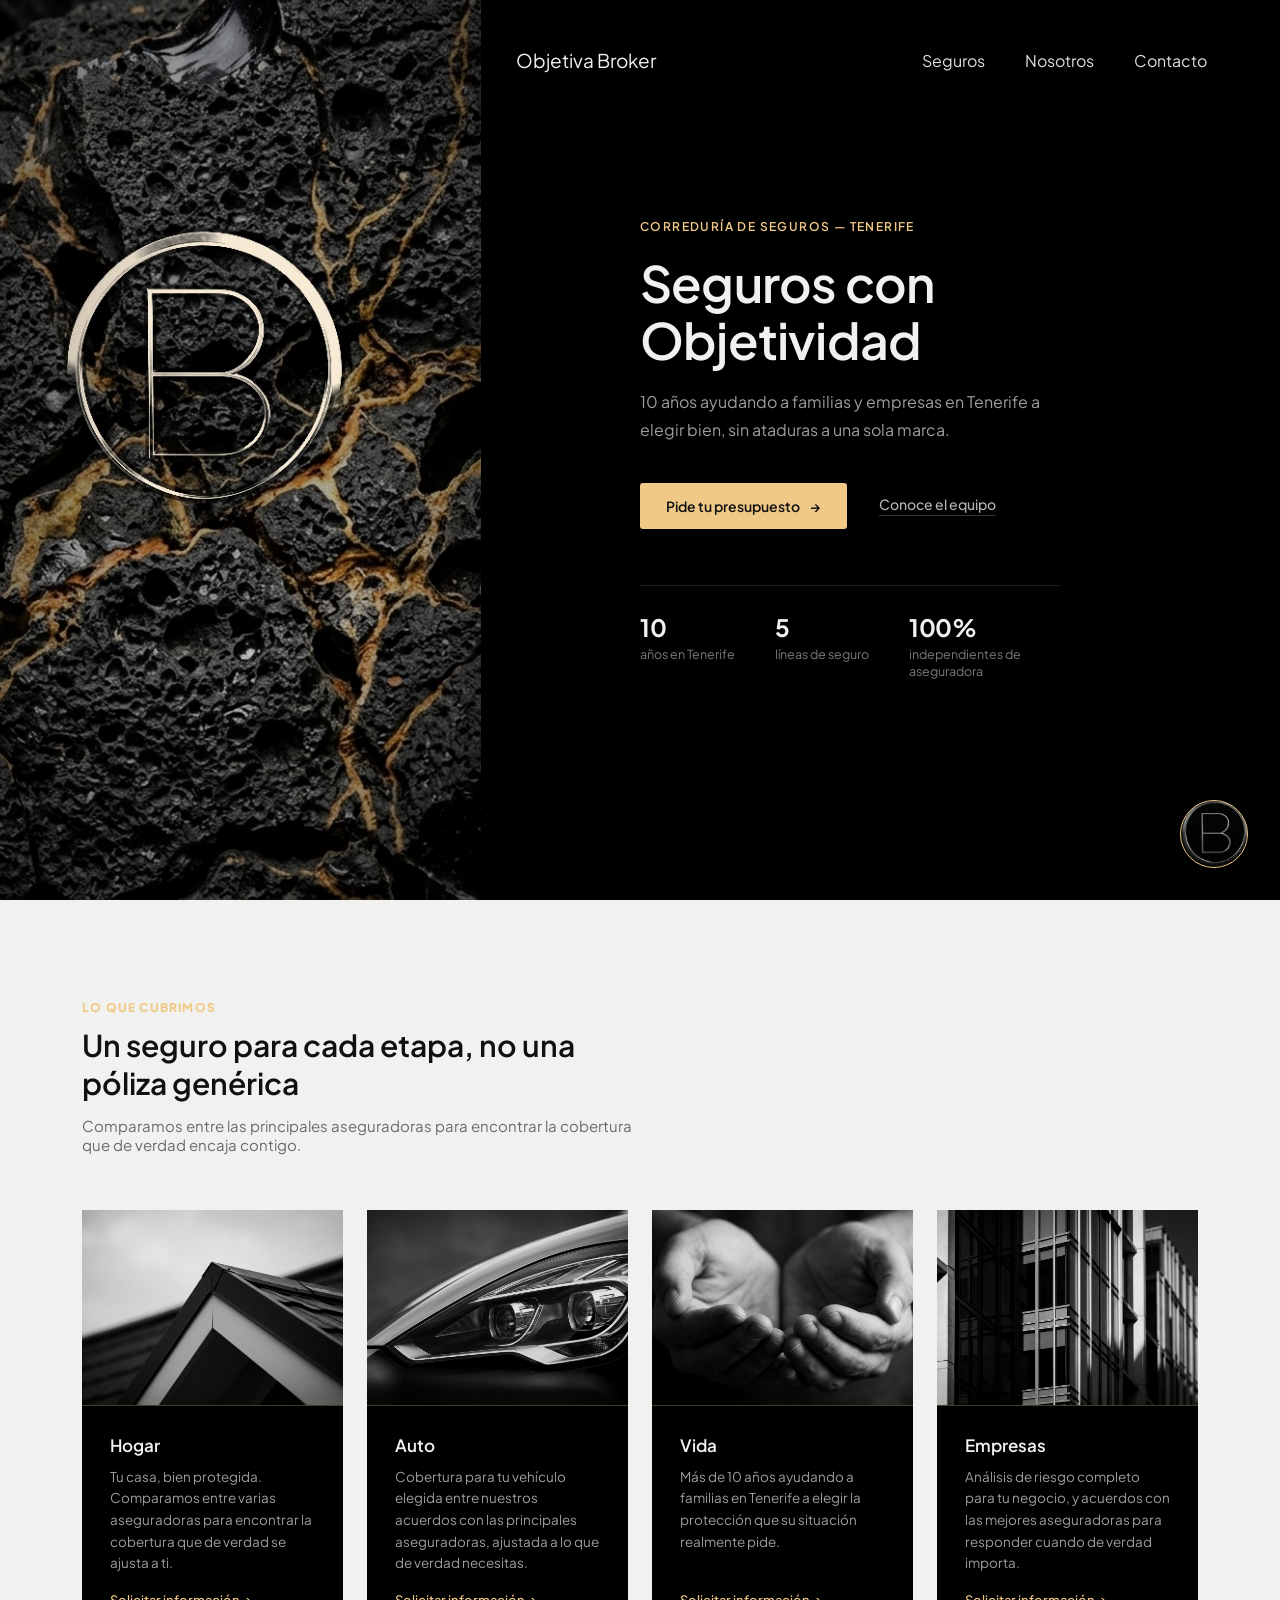
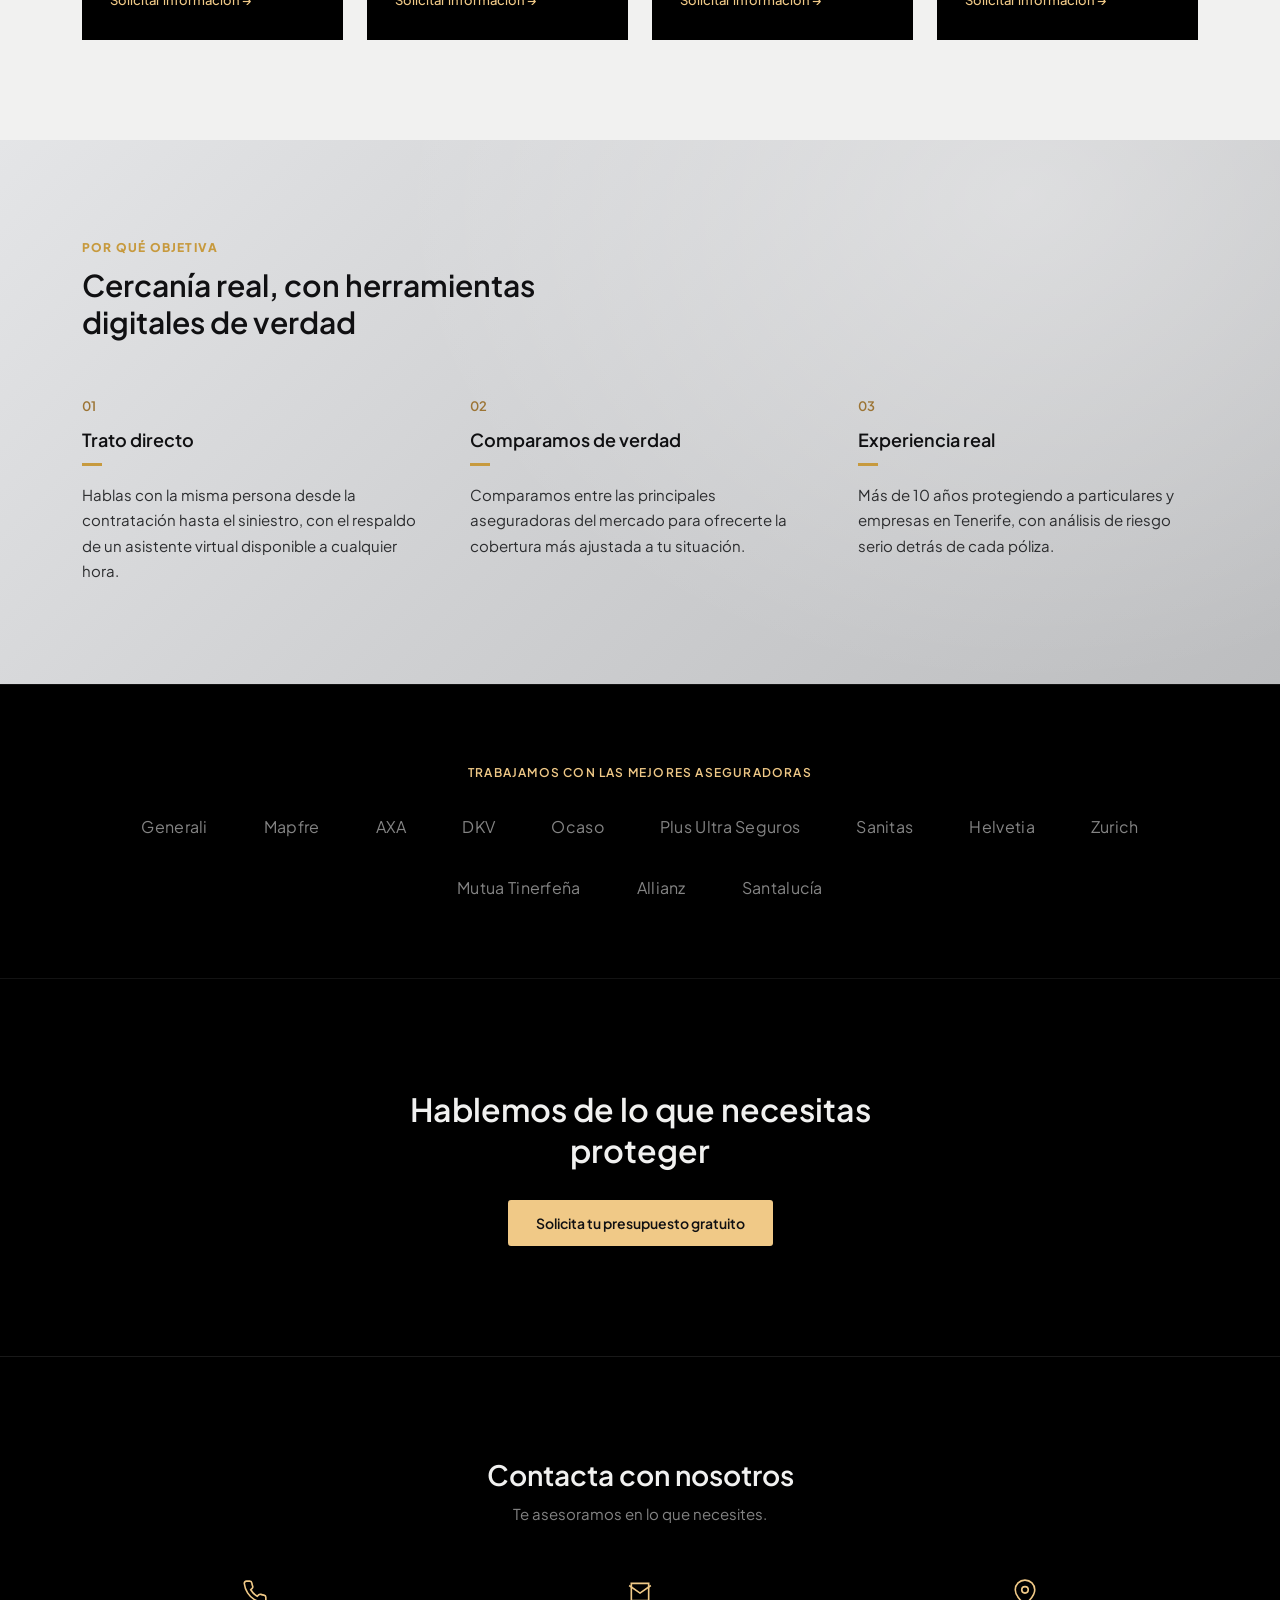
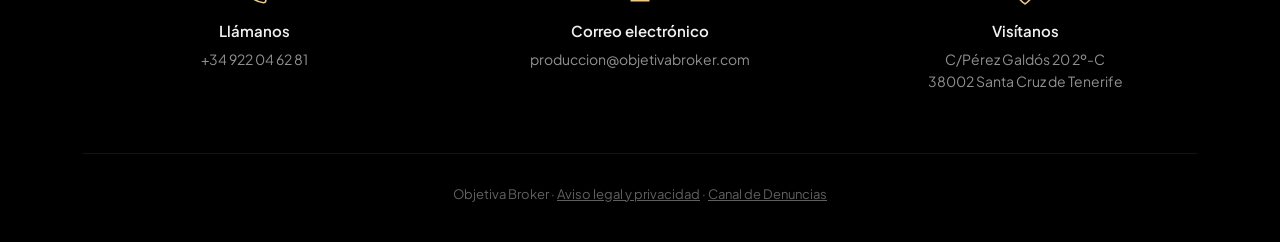
<file: index.html>
<!DOCTYPE html>
<html lang="es">
<head>
<meta charset="UTF-8">
<meta name="viewport" content="width=device-width, initial-scale=1.0">
<title>Objetiva Broker — Seguros con Objetividad</title>
<meta name="description" content="Correduría de seguros en Tenerife. Hogar, auto, vida y empresas, con trato directo y gestión digital.">
<link rel="preconnect" href="https://fonts.googleapis.com">
<link href="https://fonts.googleapis.com/css2?family=Plus+Jakarta+Sans:wght@400;500;600&display=swap" rel="stylesheet">
<link rel="stylesheet" href="css/style.css">
<link rel="stylesheet" href="css/asistente.css">
</head>
<body>

<div class="hero">

  <div class="rock-col">
    <img src="assets/img/roca-hero.jpg" alt="Roca volcánica de Tenerife">
  </div>

  <header>
    <div class="logo">Objetiva Broker</div>
    <button class="menu-toggle" aria-label="Abrir menú"><span></span><span></span><span></span></button>
    <nav>
      <a href="seguros.html">Seguros</a>
      <a href="nosotros.html">Nosotros</a>
      <a href="contacto.html">Contacto</a>
    </nav>
  </header>

  <div class="hero-copy">
    <div class="hero-copy-inner">
      <div class="eyebrow">Correduría de seguros — Tenerife</div>
      <h1>Seguros con Objetividad</h1>
      <p class="hero-sub">10 años ayudando a familias y empresas en Tenerife a elegir bien, sin ataduras a una sola marca.</p>
      <div class="hero-cta-row">
        <a href="contacto.html" class="hero-cta">Pide tu presupuesto <span class="arrow">→</span></a>
        <a href="nosotros.html" class="hero-secondary">Conoce el equipo</a>
      </div>
      <div class="trust-strip">
        <div class="trust-item">
          <div class="num">10</div>
          <div class="lbl">años en Tenerife</div>
        </div>
        <div class="trust-item">
          <div class="num">5</div>
          <div class="lbl">líneas de seguro</div>
        </div>
        <div class="trust-item">
          <div class="num">100%</div>
          <div class="lbl">independientes de aseguradora</div>
        </div>
      </div>
    </div>
  </div>

</div>

<section id="seguros" class="products">
  <div class="wrap">
    <div class="section-head">
      <div class="section-eyebrow">Lo que cubrimos</div>
      <h2>Un seguro para cada etapa, no una póliza genérica</h2>
      <p>Comparamos entre las principales aseguradoras para encontrar la cobertura que de verdad encaja contigo.</p>
    </div>
    <div class="products-grid">
      <div class="product-card">
        <div class="product-media">
          <img src="assets/img/producto-hogar.png" alt="Hogar" loading="lazy">
        </div>
        <div class="product-body">
          <h3>Hogar</h3>
          <p>Tu casa, bien protegida. Comparamos entre varias aseguradoras para encontrar la cobertura que de verdad se ajusta a ti.</p>
          <a href="seguros.html" class="product-link">Solicitar información →</a>
        </div>
      </div>
      <div class="product-card">
        <div class="product-media">
          <img src="assets/img/producto-auto.png" alt="Auto" loading="lazy">
        </div>
        <div class="product-body">
          <h3>Auto</h3>
          <p>Cobertura para tu vehículo elegida entre nuestros acuerdos con las principales aseguradoras, ajustada a lo que de verdad necesitas.</p>
          <a href="seguros.html" class="product-link">Solicitar información →</a>
        </div>
      </div>
      <div class="product-card">
        <div class="product-media">
          <img src="assets/img/producto-salud.png" alt="Vida" loading="lazy">
        </div>
        <div class="product-body">
          <h3>Vida</h3>
          <p>Más de 10 años ayudando a familias en Tenerife a elegir la protección que su situación realmente pide.</p>
          <a href="seguros.html" class="product-link">Solicitar información →</a>
        </div>
      </div>
      <div class="product-card">
        <div class="product-media">
          <img src="assets/img/producto-empresas.png" alt="Empresas" loading="lazy">
        </div>
        <div class="product-body">
          <h3>Empresas</h3>
          <p>Análisis de riesgo completo para tu negocio, y acuerdos con las mejores aseguradoras para responder cuando de verdad importa.</p>
          <a href="seguros.html" class="product-link">Solicitar información →</a>
        </div>
      </div>
    </div>
  </div>
</section>

<section id="nosotros" class="why">
  <div class="wrap">
    <div class="section-head">
      <div class="section-eyebrow">Por qué Objetiva</div>
      <h2>Cercanía real, con herramientas digitales de verdad</h2>
    </div>
    <div class="why-grid">
      <div class="why-item">
        <div class="num">01</div>
        <h3>Trato directo</h3>
        <div class="underline"></div>
        <p>Hablas con la misma persona desde la contratación hasta el siniestro, con el respaldo de un asistente virtual disponible a cualquier hora.</p>
      </div>
      <div class="why-item">
        <div class="num">02</div>
        <h3>Comparamos de verdad</h3>
        <div class="underline"></div>
        <p>Comparamos entre las principales aseguradoras del mercado para ofrecerte la cobertura más ajustada a tu situación.</p>
      </div>
      <div class="why-item">
        <div class="num">03</div>
        <h3>Experiencia real</h3>
        <div class="underline"></div>
        <p>Más de 10 años protegiendo a particulares y empresas en Tenerife, con análisis de riesgo serio detrás de cada póliza.</p>
      </div>
    </div>
  </div>
</section>

<section class="insurers">
  <div class="wrap">
    <div class="insurers-eyebrow">Trabajamos con las mejores aseguradoras</div>
    <div class="insurers-grid">
      <span>Generali</span>
      <span>Mapfre</span>
      <span>AXA</span>
      <span>DKV</span>
      <span>Ocaso</span>
      <span>Plus Ultra Seguros</span>
      <span>Sanitas</span>
      <span>Helvetia</span>
      <span>Zurich</span>
      <span>Mutua Tinerfeña</span>
      <span>Allianz</span>
      <span>Santalucía</span>
    </div>
  </div>
</section>

<section class="cta-band">
  <div class="wrap">
    <h2>Hablemos de lo que necesitas proteger</h2>
    <a href="contacto.html" class="btn-primary">Solicita tu presupuesto gratuito</a>
  </div>
</section>

<footer id="contacto">
  <div class="wrap">
    <div class="footer-head">
      <h2>Contacta con nosotros</h2>
      <p>Te asesoramos en lo que necesites.</p>
    </div>
    <div class="footer-grid">
      <div class="footer-item">
        <svg class="footer-icon" viewBox="0 0 24 24" fill="none" stroke="currentColor" stroke-width="1.5"><path d="M22 16.92v3a2 2 0 0 1-2.18 2 19.79 19.79 0 0 1-8.63-3.07 19.5 19.5 0 0 1-6-6 19.79 19.79 0 0 1-3.07-8.67A2 2 0 0 1 4.11 2h3a2 2 0 0 1 2 1.72c.127.96.362 1.903.7 2.81a2 2 0 0 1-.45 2.11L8.09 9.91a16 16 0 0 0 6 6l1.27-1.27a2 2 0 0 1 2.11-.45c.907.338 1.85.573 2.81.7A2 2 0 0 1 22 16.92z"/></svg>
        <div class="footer-label">Llámanos</div>
        <div class="footer-value">+34 922 04 62 81</div>
      </div>
      <div class="footer-item">
        <svg class="footer-icon" viewBox="0 0 24 24" fill="none" stroke="currentColor" stroke-width="1.5"><path d="M4 4h16v16H4z"/><path d="m22 6-10 7L2 6"/></svg>
        <div class="footer-label">Correo electrónico</div>
        <div class="footer-value">produccion@objetivabroker.com</div>
      </div>
      <div class="footer-item">
        <svg class="footer-icon" viewBox="0 0 24 24" fill="none" stroke="currentColor" stroke-width="1.5"><path d="M21 10c0 7-9 13-9 13s-9-6-9-13a9 9 0 0 1 18 0z"/><circle cx="12" cy="10" r="3"/></svg>
        <div class="footer-label">Visítanos</div>
        <div class="footer-value">C/Pérez Galdós 20 2º-C<br>38002 Santa Cruz de Tenerife</div>
      </div>
    </div>
    <div class="footer-bottom">Objetiva Broker · <a href="legal.html" style="color: inherit; text-decoration: underline;">Aviso legal y privacidad</a> · <a href="canal-denuncias.html" style="color: inherit; text-decoration: underline;">Canal de Denuncias</a></div>
  </div>
</footer>

<script src="js/main.js"></script>

<!-- Asistente virtual Objetiva -->
<div class="assistant-widget" id="assistantWidget">
  <div class="assistant-panel">
    <div class="assistant-head">
      <div class="assistant-avatar">
        <img src="assets/img/emblema-objetiva.png" alt="Objetiva Broker">
      </div>
      <div>
        <div class="name">Asistente Objetiva</div>
        <div class="status" id="assistantStatus">Disponible ahora</div>
      </div>
      <div class="assistant-head-actions">
        <button type="button" id="btnVolverChat" style="display:none;">← volver al chat</button>
      </div>
    </div>

    <div class="assistant-body" id="assistantBody">
      <div class="assistant-msg">Hola, soy el asistente virtual de Objetiva Broker. ¿En qué puedo ayudarte con tu seguro?</div>
      <div class="assistant-meeting-link">
        <button type="button" id="btnAbrirReunion">¿Prefieres agendar una reunión con un agente?</button>
      </div>
    </div>

    <div class="reunion-view" id="reunionView">
      <label for="rNombre">Nombre</label>
      <input type="text" id="rNombre" placeholder="Tu nombre">
      <label for="rContacto">Email o teléfono</label>
      <input type="text" id="rContacto" placeholder="tu@email.com o 6XX XXX XXX">
      <label for="rFranja">Franja horaria preferida</label>
      <select id="rFranja">
        <option value="mañana">Mañana</option>
        <option value="tarde">Tarde</option>
        <option value="indiferente">Indiferente</option>
      </select>
      <label for="rMotivo">Motivo (opcional)</label>
      <textarea id="rMotivo" placeholder="Cuéntanos brevemente qué necesitas"></textarea>
      <button type="button" class="reunion-submit" id="btnEnviarReunion">Solicitar reunión</button>
      <div class="reunion-status" id="reunionStatus"></div>
    </div>

    <div class="assistant-foot" id="assistantFoot">
      <form id="chatForm">
        <input type="text" id="chatInput" placeholder="Escribe tu consulta..." autocomplete="off">
        <button type="submit" class="assistant-send" id="chatSend">Enviar</button>
      </form>
    </div>
  </div>

  <div class="assistant-bubble" id="assistantBubble">
    <button type="button" class="bubble-close" id="bubbleClose" aria-label="Cerrar">&times;</button>
    ¿Hablamos? Puedo resolver tus dudas sobre seguros o ayudarte a agendar una reunión.
  </div>

  <button class="assistant-toggle" aria-label="Abrir asistente" onclick="document.getElementById('assistantWidget').classList.toggle('open')">
    <img src="assets/img/emblema-objetiva.png" alt="Objetiva Broker">
  </button>
</div>
<script src="js/asistente.js"></script>

</body>
</html>
</file>
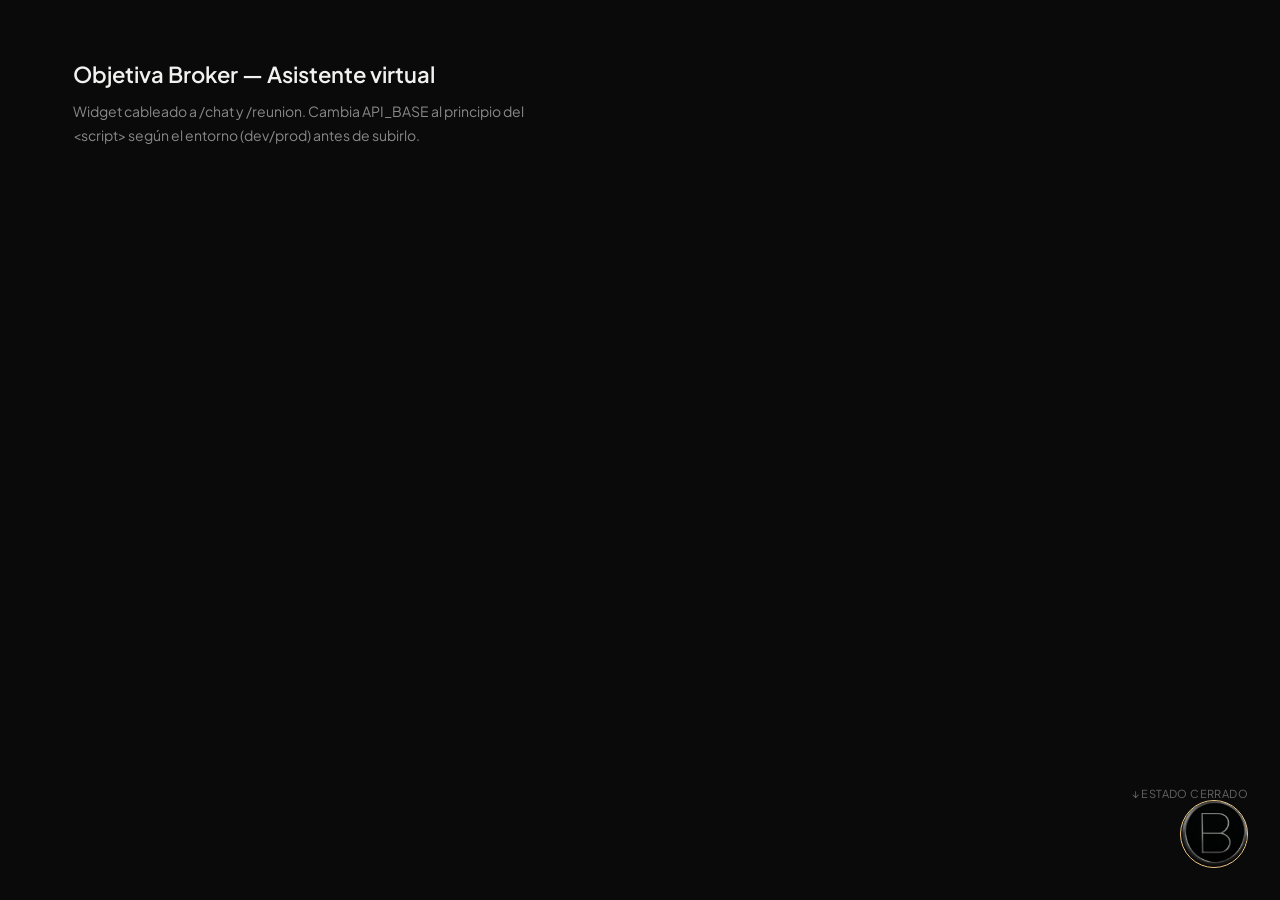
<file: assistant-widget-preview.html>
<!DOCTYPE html>
<html lang="es">
<head>
<meta charset="UTF-8">
<title>Objetiva Broker — Preview asistente</title>
<link rel="preconnect" href="https://fonts.googleapis.com">
<link href="https://fonts.googleapis.com/css2?family=Plus+Jakarta+Sans:wght@400;500;600;700&display=swap" rel="stylesheet">
<style>
:root {
  --bg: #000000;
  --gold: #F0C987;
  --gold-dark: #9C7434;
  --text: #F1F1F0;
  --radius: 3px;
}
* { margin:0; padding:0; box-sizing:border-box; }
body {
  background: #0a0a0b;
  color: var(--text);
  font-family: 'Plus Jakarta Sans', sans-serif;
  min-height: 100vh;
  position: relative;
}
.page-note {
  padding: 60px 5.7%;
  max-width: 640px;
}
.page-note h1 { font-size: 22px; font-weight: 600; margin-bottom: 12px; }
.page-note p { font-size: 14px; color: rgba(241,241,240,0.55); line-height: 1.7; margin-bottom: 8px; }

/* ---------- Asistente virtual ---------- */

.assistant-widget {
  position: fixed;
  right: 32px;
  bottom: 32px;
  z-index: 50;
}

.assistant-toggle {
  width: 68px;
  height: 68px;
  border-radius: 50%;
  background: radial-gradient(circle at 35% 30%, #1c1c1f 0%, #101012 70%);
  border: 1.4px solid var(--gold);
  display: flex;
  align-items: center;
  justify-content: center;
  cursor: pointer;
  transition: transform 0.2s ease, border-color 0.2s ease;
  position: relative;
  overflow: hidden;
  padding: 0;
}

.assistant-toggle:hover {
  transform: scale(1.05);
  border-color: #fff;
}

.assistant-toggle img {
  position: absolute;
  top: 50%;
  left: 50%;
  width: 132%;
  height: 132%;
  transform: translate(-50%, -50%);
  object-fit: cover;
  display: block;
}

.assistant-toggle::after {
  content: "";
  position: absolute;
  inset: 0;
  border-radius: 50%;
  box-shadow: inset 0 0 10px 3px rgba(0,0,0,0.55);
  pointer-events: none;
}

.assistant-panel {
  position: absolute;
  right: 0;
  bottom: 76px;
  width: 320px;
  background: var(--bg);
  border: 1px solid rgba(240, 201, 135, 0.3);
  border-radius: var(--radius);
  overflow: hidden;
  opacity: 0;
  transform: translateY(12px);
  pointer-events: none;
  transition: opacity 0.25s ease, transform 0.25s ease;
  box-shadow: 0 20px 60px rgba(0,0,0,0.5);
  display: flex;
  flex-direction: column;
  max-height: 480px;
}

.assistant-widget.open .assistant-panel {
  opacity: 1;
  transform: translateY(0);
  pointer-events: auto;
}

.assistant-head {
  padding: 18px 20px;
  border-bottom: 1px solid rgba(240, 201, 135, 0.22);
  display: flex;
  align-items: center;
  gap: 12px;
  flex: none;
}

.assistant-avatar {
  width: 34px;
  height: 34px;
  border-radius: 50%;
  border: 1.2px solid var(--gold);
  overflow: hidden;
  flex: none;
  position: relative;
}

.assistant-avatar img {
  position: absolute;
  top: 50%;
  left: 50%;
  width: 132%;
  height: 132%;
  transform: translate(-50%, -50%);
  object-fit: cover;
  display: block;
}

.assistant-head .name { font-size: 14px; font-weight: 600; color: var(--text); }
.assistant-head .status { font-size: 11.5px; color: var(--gold); margin-top: 2px; }
.assistant-head .status.offline { color: rgba(241,241,240,0.4); }

.assistant-head-actions { margin-left: auto; }
.assistant-head-actions button {
  background: none;
  border: none;
  color: rgba(241,241,240,0.45);
  font-size: 11px;
  font-family: inherit;
  cursor: pointer;
  text-decoration: underline;
  padding: 0;
}
.assistant-head-actions button:hover { color: var(--gold); }

/* ---- Vista chat ---- */

.assistant-body {
  padding: 18px 20px;
  min-height: 120px;
  max-height: 300px;
  overflow-y: auto;
  display: flex;
  flex-direction: column;
  gap: 10px;
  flex: 1 1 auto;
}

.assistant-msg {
  background: #17171a;
  border-radius: var(--radius);
  padding: 12px 14px;
  font-size: 13px;
  color: rgba(241, 241, 240, 0.75);
  line-height: 1.6;
  max-width: 90%;
}

.assistant-msg.user {
  align-self: flex-end;
  background: rgba(240, 201, 135, 0.14);
  border: 1px solid rgba(240, 201, 135, 0.28);
  color: var(--text);
}

.assistant-msg.error {
  border: 1px solid rgba(220, 90, 90, 0.4);
  color: rgba(241,241,240,0.6);
}

.assistant-msg.typing {
  color: rgba(241,241,240,0.4);
  font-style: italic;
}

.assistant-foot {
  padding: 14px 16px;
  border-top: 1px solid rgba(240, 201, 135, 0.22);
  flex: none;
}

.assistant-foot form { display: flex; gap: 8px; }

.assistant-foot input[type="text"] {
  width: 100%;
  background: #17171a;
  border: 1px solid rgba(240, 201, 135, 0.2);
  border-radius: var(--radius);
  padding: 10px 12px;
  color: var(--text);
  font-size: 13px;
  font-family: 'Plus Jakarta Sans', sans-serif;
}

.assistant-foot input::placeholder { color: rgba(241,241,240,0.35); }

.assistant-foot input:disabled { opacity: 0.5; }

.assistant-send {
  background: var(--gold);
  border: none;
  border-radius: var(--radius);
  padding: 0 14px;
  color: #101012;
  font-weight: 600;
  font-size: 13px;
  cursor: pointer;
  flex: none;
}
.assistant-send:disabled { opacity: 0.5; cursor: default; }

.assistant-meeting-link {
  margin-top: 10px;
  text-align: center;
}
.assistant-meeting-link button {
  background: none;
  border: none;
  color: var(--gold);
  font-size: 11.5px;
  font-family: inherit;
  cursor: pointer;
  text-decoration: underline;
}

/* ---- Vista formulario reunión ---- */

.reunion-view { display: none; padding: 18px 20px; overflow-y: auto; }
.reunion-view.active { display: block; }
.assistant-body.hidden-view { display: none; }

.reunion-view label {
  display: block;
  font-size: 11.5px;
  color: rgba(241,241,240,0.5);
  margin: 12px 0 5px;
}
.reunion-view label:first-child { margin-top: 0; }

.reunion-view input,
.reunion-view select,
.reunion-view textarea {
  width: 100%;
  background: #17171a;
  border: 1px solid rgba(240, 201, 135, 0.2);
  border-radius: var(--radius);
  padding: 9px 11px;
  color: var(--text);
  font-size: 13px;
  font-family: 'Plus Jakarta Sans', sans-serif;
  resize: vertical;
}

.reunion-view textarea { min-height: 56px; }

.reunion-submit {
  margin-top: 16px;
  width: 100%;
  background: var(--gold);
  border: none;
  border-radius: var(--radius);
  padding: 10px 0;
  color: #101012;
  font-weight: 600;
  font-size: 13px;
  cursor: pointer;
}
.reunion-submit:disabled { opacity: 0.5; cursor: default; }

.reunion-status {
  margin-top: 10px;
  font-size: 12px;
  color: rgba(241,241,240,0.6);
  line-height: 1.5;
}
.reunion-status.ok { color: #8fd19e; }
.reunion-status.error { color: #e0938f; }

.label-tag {
  position: fixed;
  font-size: 11px;
  color: rgba(241,241,240,0.4);
  letter-spacing: 0.4px;
  text-transform: uppercase;
}
.tag-closed { right: 32px; bottom: 100px; }
</style>
</head>
<body>

<div class="page-note">
  <h1>Objetiva Broker — Asistente virtual</h1>
  <p>Widget cableado a /chat y /reunion. Cambia API_BASE al principio del &lt;script&gt; según el entorno (dev/prod) antes de subirlo.</p>
</div>

<span class="label-tag tag-closed">↓ estado cerrado</span>

<div class="assistant-widget" id="assistantWidget">
  <div class="assistant-panel">
    <div class="assistant-head">
      <div class="assistant-avatar">
        <img src="assets/img/emblema-objetiva.png" alt="Objetiva Broker">
      </div>
      <div>
        <div class="name">Asistente Objetiva</div>
        <div class="status" id="assistantStatus">Disponible ahora</div>
      </div>
      <div class="assistant-head-actions">
        <button type="button" id="btnVolverChat" style="display:none;">← volver al chat</button>
      </div>
    </div>

    <!-- Vista chat -->
    <div class="assistant-body" id="assistantBody">
      <div class="assistant-msg">Hola, soy el asistente virtual de Objetiva Broker. ¿En qué puedo ayudarte con tu seguro?</div>
      <div class="assistant-meeting-link">
        <button type="button" id="btnAbrirReunion">¿Prefieres agendar una reunión con un agente?</button>
      </div>
    </div>

    <!-- Vista formulario reunión -->
    <div class="reunion-view" id="reunionView">
      <label for="rNombre">Nombre</label>
      <input type="text" id="rNombre" placeholder="Tu nombre">

      <label for="rContacto">Email o teléfono</label>
      <input type="text" id="rContacto" placeholder="tu@email.com o 6XX XXX XXX">

      <label for="rFranja">Franja horaria preferida</label>
      <select id="rFranja">
        <option value="mañana">Mañana</option>
        <option value="tarde">Tarde</option>
        <option value="indiferente">Indiferente</option>
      </select>

      <label for="rMotivo">Motivo (opcional)</label>
      <textarea id="rMotivo" placeholder="Cuéntanos brevemente qué necesitas"></textarea>

      <button type="button" class="reunion-submit" id="btnEnviarReunion">Solicitar reunión</button>
      <div class="reunion-status" id="reunionStatus"></div>
    </div>

    <!-- Input de chat -->
    <div class="assistant-foot" id="assistantFoot">
      <form id="chatForm">
        <input type="text" id="chatInput" placeholder="Escribe tu consulta..." autocomplete="off">
        <button type="submit" class="assistant-send" id="chatSend">Enviar</button>
      </form>
    </div>
  </div>

  <button class="assistant-toggle" aria-label="Abrir asistente" onclick="document.getElementById('assistantWidget').classList.toggle('open')">
    <img src="assets/img/emblema-objetiva.png" alt="Objetiva Broker">
  </button>
</div>

<script>
(function () {
  // ---------------------------------------------------------------
  // CONFIG: cambiar esta línea según el entorno antes de desplegar.
  // Dev  -> 'http://212.227.37.210:8020'
  // Prod -> '/asistente-api'   (cuando Nginx esté montado)
  // ---------------------------------------------------------------
  const API_BASE = 'http://localhost:8020';

  const body = document.getElementById('assistantBody');
  const form = document.getElementById('chatForm');
  const input = document.getElementById('chatInput');
  const sendBtn = document.getElementById('chatSend');
  const statusEl = document.getElementById('assistantStatus');
  const foot = document.getElementById('assistantFoot');

  // Memoria de la conversacion: vive solo en el navegador, se pierde al
  // recargar la pagina. El backend sigue siendo stateless; es el cliente
  // quien reenvia el contexto en cada peticion. Se limita para no crecer
  // sin control (coste de tokens en Groq y tamano de la peticion).
  const MAX_HISTORIAL = 12; // mensajes (usuario + asistente combinados)
  let conversationHistory = [];

  function pushHistorial(role, content) {
    conversationHistory.push({ role, content });
    if (conversationHistory.length > MAX_HISTORIAL) {
      conversationHistory = conversationHistory.slice(-MAX_HISTORIAL);
    }
  }

  const reunionView = document.getElementById('reunionView');
  const btnAbrirReunion = document.getElementById('btnAbrirReunion');
  const btnVolverChat = document.getElementById('btnVolverChat');
  const btnEnviarReunion = document.getElementById('btnEnviarReunion');
  const reunionStatus = document.getElementById('reunionStatus');

  function addMessage(text, cls) {
    const div = document.createElement('div');
    div.className = 'assistant-msg' + (cls ? ' ' + cls : '');
    div.textContent = text;
    body.appendChild(div);
    body.scrollTop = body.scrollHeight;
    return div;
  }

  function setSending(isSending) {
    input.disabled = isSending;
    sendBtn.disabled = isSending;
  }

  async function sendMessage(mensaje) {
    addMessage(mensaje, 'user');
    setSending(true);
    const typing = addMessage('Escribiendo…', 'typing');

    // El historial que se envia es el de ANTES de este mensaje (el backend
    // ya recibe "mensaje" por separado y lo añade el ultimo).
    const historialParaEnviar = conversationHistory.slice();

    try {
      const res = await fetch(API_BASE + '/chat', {
        method: 'POST',
        headers: { 'Content-Type': 'application/json' },
        body: JSON.stringify({ mensaje, historial: historialParaEnviar })
      });

      if (!res.ok) throw new Error('HTTP ' + res.status);

      const data = await res.json();
      typing.remove();

      // Ajustar el nombre del campo si el backend devuelve otra clave
      // (p.ej. respuesta / texto / mensaje). respuesta es lo esperado.
      const texto = data.respuesta || data.texto || data.mensaje || 'No he podido generar una respuesta.';
      addMessage(texto);
      statusEl.textContent = 'Disponible ahora';
      statusEl.classList.remove('offline');

      // Se guarda en memoria siempre (venga de nivel 1 o 3): si el usuario
      // responde "si" a una pregunta de nivel 1, el turno siguiente (que
      // ira a nivel 3) necesita saber a que estaba diciendo que si.
      pushHistorial('user', mensaje);
      pushHistorial('assistant', texto);

      // Si nivel 1 detecto que quiere agendar reunion, no seguimos en chat
      // libre: pasamos al formulario estructurado de /reunion. Evita que
      // datos sensibles (nombre, contacto) se interpreten como texto suelto
      // por el LLM.
      if (data.intencion === 'agendar_reunion') {
        setTimeout(showReunion, 700);
      }
    } catch (err) {
      typing.remove();
      addMessage('No he podido conectar con el asistente. Puedes escribirnos al 922 04 62 81 o agendar una reunión.', 'error');
      statusEl.textContent = 'Sin conexión';
      statusEl.classList.add('offline');
      console.error('Error /chat:', err);
    } finally {
      setSending(false);
      input.focus();
    }
  }

  form.addEventListener('submit', function (e) {
    e.preventDefault();
    const mensaje = input.value.trim();
    if (!mensaje) return;
    input.value = '';
    sendMessage(mensaje);
  });

  // ---------------- Vista reunión ----------------

  function showReunion() {
    body.classList.add('hidden-view');
    foot.style.display = 'none';
    reunionView.classList.add('active');
    btnVolverChat.style.display = 'inline';
  }

  function showChat() {
    body.classList.remove('hidden-view');
    foot.style.display = 'block';
    reunionView.classList.remove('active');
    btnVolverChat.style.display = 'none';
  }

  btnAbrirReunion.addEventListener('click', showReunion);
  btnVolverChat.addEventListener('click', showChat);

  function validarContacto(v) {
    const email = /^[^\s@]+@[^\s@]+\.[^\s@]+$/;
    const telefono = /^[\d\s+()-]{6,}$/;
    return email.test(v) || telefono.test(v);
  }

  async function enviarReunion() {
    const nombre = document.getElementById('rNombre').value.trim();
    const contacto = document.getElementById('rContacto').value.trim();
    const franja = document.getElementById('rFranja').value;
    const motivo = document.getElementById('rMotivo').value.trim();

    reunionStatus.className = 'reunion-status';
    reunionStatus.textContent = '';

    if (nombre.length < 2) {
      reunionStatus.textContent = 'Escribe tu nombre completo.';
      reunionStatus.classList.add('error');
      return;
    }
    if (!validarContacto(contacto)) {
      reunionStatus.textContent = 'Indica un email o teléfono válido.';
      reunionStatus.classList.add('error');
      return;
    }

    btnEnviarReunion.disabled = true;
    reunionStatus.textContent = 'Enviando…';

    try {
      const res = await fetch(API_BASE + '/reunion', {
        method: 'POST',
        headers: { 'Content-Type': 'application/json' },
        body: JSON.stringify({ nombre, contacto, franja, motivo })
      });

      if (!res.ok) throw new Error('HTTP ' + res.status);

      const data = await res.json();

      if (data.aviso_enviado === false) {
        reunionStatus.textContent = 'Solicitud registrada. Te contactaremos en breve (aviso interno pendiente de confirmar).';
        reunionStatus.classList.add('ok');
      } else {
        reunionStatus.textContent = '¡Solicitud enviada! Un agente te contactará pronto.';
        reunionStatus.classList.add('ok');
      }

      document.getElementById('rNombre').value = '';
      document.getElementById('rContacto').value = '';
      document.getElementById('rMotivo').value = '';
    } catch (err) {
      reunionStatus.textContent = 'No se pudo enviar. Llama al 922 04 62 81 o al 680 686 245 (WhatsApp).';
      reunionStatus.classList.add('error');
      console.error('Error /reunion:', err);
    } finally {
      btnEnviarReunion.disabled = false;
    }
  }

  btnEnviarReunion.addEventListener('click', enviarReunion);
})();
</script>

</body>
</html>
</file>
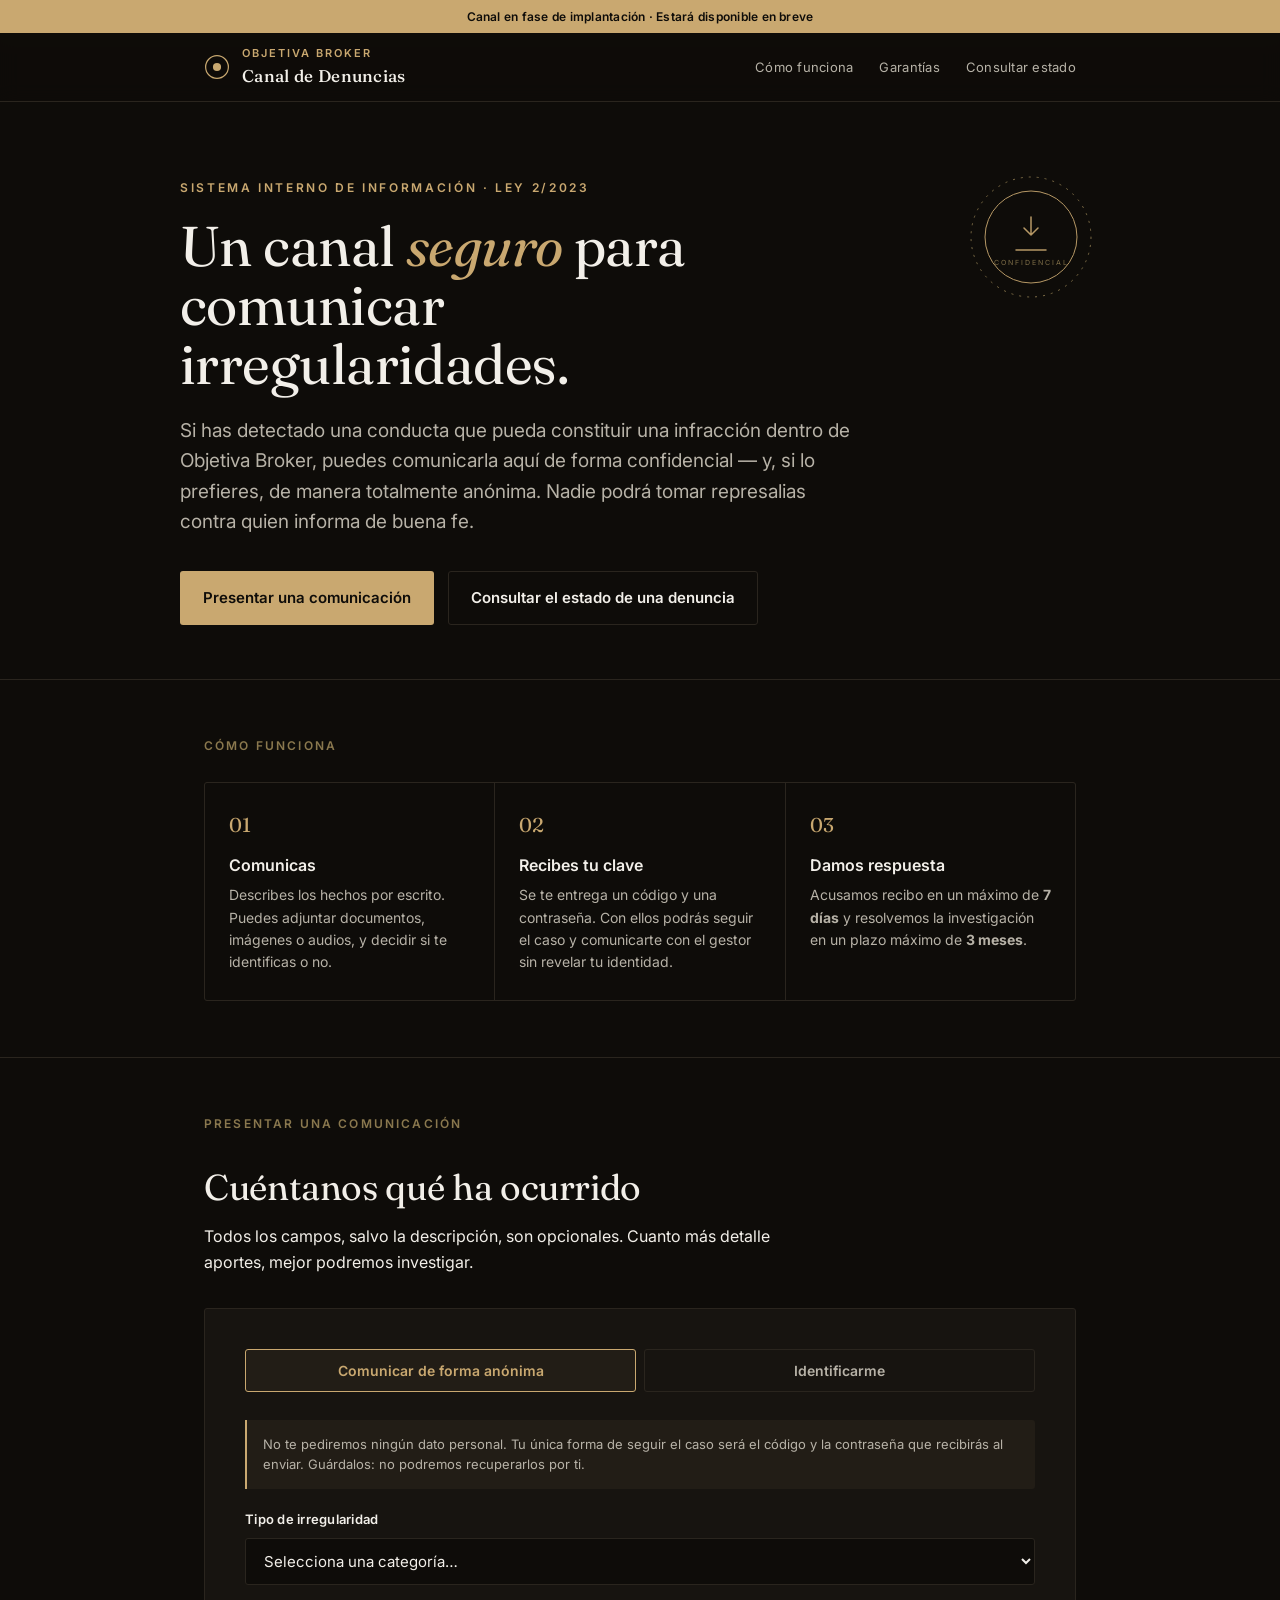
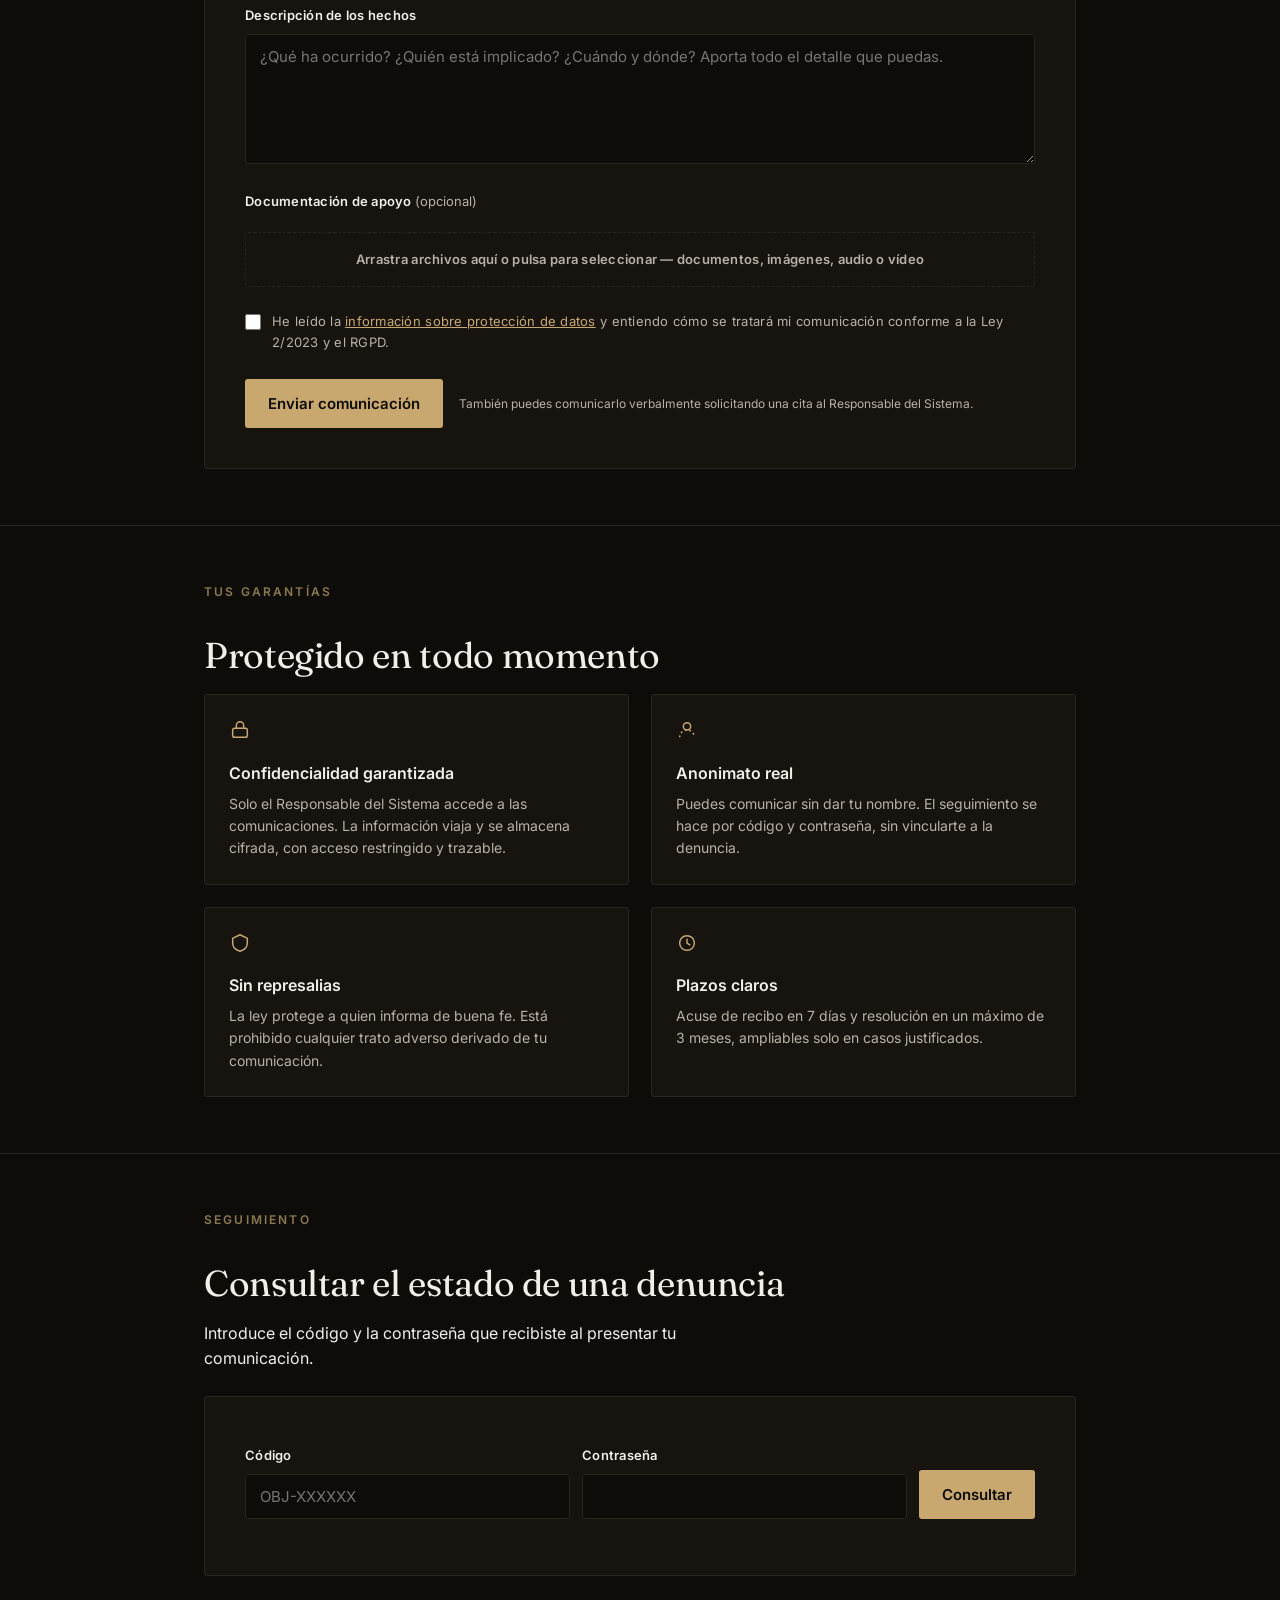
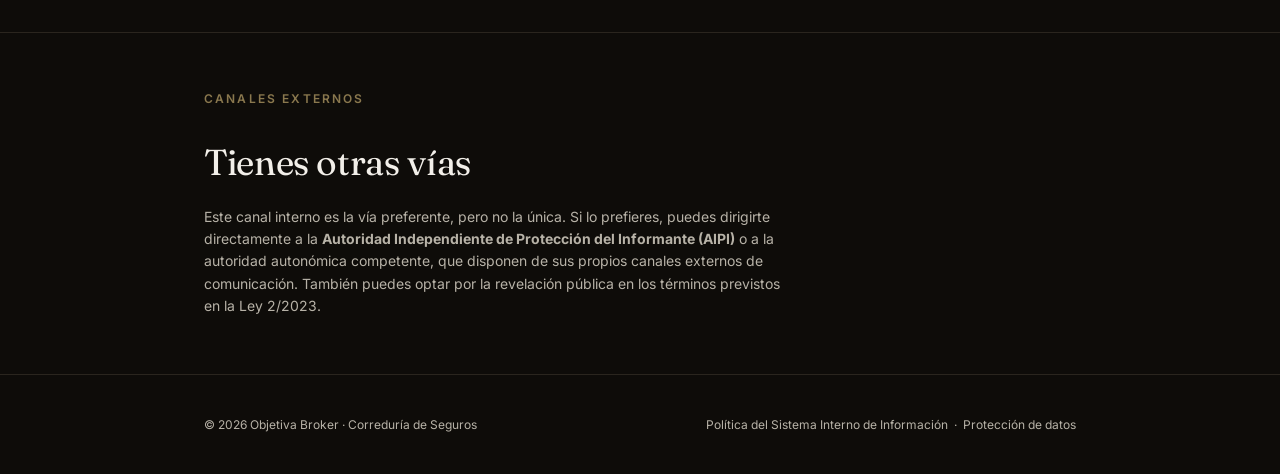
<file: canal-denuncias.html>
<!DOCTYPE html>
<html lang="es">
<head>
<meta charset="UTF-8">
<meta name="viewport" content="width=device-width, initial-scale=1.0">
<title>Canal de Denuncias · Objetiva Broker</title>
<link rel="preconnect" href="https://fonts.googleapis.com">
<link rel="preconnect" href="https://fonts.gstatic.com" crossorigin>
<link href="https://fonts.googleapis.com/css2?family=Fraunces:opsz,wght@9..144,400;9..144,500;9..144,600&family=Inter:wght@400;500;600&display=swap" rel="stylesheet">
<style>
  :root{
    --obsidiana:#0E0C09;
    --obsidiana-2:#171410;
    --papel:#F2EFE9;
    --papel-tenue:#B7B2A7;
    --oro:#C9A870;
    --oro-tenue:#8A784E;
    --linea:#2A251E;
    --ok:#7FB08A;
    --r:3px;
    --serif:'Fraunces',Georgia,serif;
    --sans:'Inter',system-ui,-apple-system,sans-serif;
  }
  *{box-sizing:border-box;margin:0;padding:0}
  html{scroll-behavior:smooth}
  body{
    background:var(--obsidiana);
    color:var(--papel);
    font-family:var(--sans);
    font-size:16px;
    line-height:1.6;
    -webkit-font-smoothing:antialiased;
  }
  @media (prefers-reduced-motion:reduce){*{animation:none!important;transition:none!important}}

  .wrap{max-width:920px;margin:0 auto;padding:0 24px}

  /* Header */
  header{border-bottom:1px solid var(--linea);position:sticky;top:0;background:rgba(14,12,9,.86);backdrop-filter:blur(10px);z-index:10}
  .bar{display:flex;align-items:center;justify-content:space-between;height:68px}
  .brand{display:flex;align-items:center;gap:12px;font-family:var(--serif);font-weight:500;letter-spacing:.02em}
  .brand .mark{width:26px;height:26px;flex:0 0 auto}
  .brand small{display:block;font-family:var(--sans);font-size:11px;letter-spacing:.18em;text-transform:uppercase;color:var(--oro);font-weight:600}
  .brand b{font-size:17px;font-weight:500}
  header nav a{color:var(--papel-tenue);text-decoration:none;font-size:13px;letter-spacing:.02em;margin-left:22px}
  header nav a:hover{color:var(--papel)}
  @media(max-width:640px){header nav{display:none}}

  /* Hero */
  .hero{padding:76px 0 54px;position:relative}
  .eyebrow{font-size:12px;letter-spacing:.22em;text-transform:uppercase;color:var(--oro);font-weight:600;margin-bottom:20px}
  .hero h1{font-family:var(--serif);font-weight:400;font-size:clamp(34px,6vw,56px);line-height:1.05;letter-spacing:-.01em;max-width:16ch}
  .hero h1 em{font-style:italic;color:var(--oro)}
  .hero p.lead{margin-top:22px;max-width:56ch;color:var(--papel-tenue);font-size:clamp(16px,2.2vw,19px)}
  .hero .actions{margin-top:34px;display:flex;gap:14px;flex-wrap:wrap}

  .btn{display:inline-flex;align-items:center;gap:9px;font-family:var(--sans);font-weight:600;font-size:15px;padding:14px 22px;border-radius:var(--r);text-decoration:none;border:1px solid transparent;cursor:pointer;transition:transform .15s ease,background .15s ease,border-color .15s ease}
  .btn-primary{background:var(--oro);color:var(--obsidiana)}
  .btn-primary:hover{transform:translateY(-1px);background:#d8bb85}
  .btn-ghost{background:transparent;color:var(--papel);border-color:var(--linea)}
  .btn-ghost:hover{border-color:var(--oro-tenue);color:var(--oro)}

  /* Seal (signature) */
  .seal{position:absolute;top:60px;right:-6px;width:150px;height:150px;opacity:.9;pointer-events:none}
  @media(max-width:760px){.seal{display:none}}
  .seal .ring{transform-origin:75px 75px;animation:spin 46s linear infinite}
  @keyframes spin{to{transform:rotate(360deg)}}

  /* Sections */
  section{padding:56px 0;border-top:1px solid var(--linea)}
  .sec-label{font-size:12px;letter-spacing:.18em;text-transform:uppercase;color:var(--oro-tenue);font-weight:600;margin-bottom:26px}
  h2{font-family:var(--serif);font-weight:400;font-size:clamp(26px,4vw,36px);letter-spacing:-.01em;margin-bottom:8px}

  /* Steps / how it works */
  .steps{display:grid;grid-template-columns:repeat(3,1fr);gap:1px;background:var(--linea);border:1px solid var(--linea);border-radius:var(--r);overflow:hidden}
  @media(max-width:720px){.steps{grid-template-columns:1fr}}
  .step{background:var(--obsidiana);padding:26px 24px}
  .step .n{font-family:var(--serif);color:var(--oro);font-size:20px;margin-bottom:12px}
  .step h3{font-size:16px;font-weight:600;margin-bottom:6px}
  .step p{font-size:14px;color:var(--papel-tenue)}

  /* Guarantees grid */
  .grid{display:grid;grid-template-columns:1fr 1fr;gap:22px;margin-top:10px}
  @media(max-width:640px){.grid{grid-template-columns:1fr}}
  .card{background:var(--obsidiana-2);border:1px solid var(--linea);border-radius:var(--r);padding:24px}
  .card svg{width:22px;height:22px;color:var(--oro);margin-bottom:12px}
  .card h3{font-size:16px;font-weight:600;margin-bottom:6px}
  .card p{font-size:14px;color:var(--papel-tenue)}

  /* Form */
  .panel{background:var(--obsidiana-2);border:1px solid var(--linea);border-radius:var(--r);padding:clamp(24px,4vw,40px)}
  .tabs{display:flex;gap:8px;margin-bottom:28px;flex-wrap:wrap}
  .tab{flex:1;min-width:150px;text-align:center;padding:12px;border:1px solid var(--linea);border-radius:var(--r);background:transparent;color:var(--papel-tenue);font-family:var(--sans);font-size:14px;font-weight:600;cursor:pointer}
  .tab[aria-selected="true"]{border-color:var(--oro);color:var(--oro);background:rgba(201,168,112,.06)}

  label{display:block;font-size:13px;font-weight:600;letter-spacing:.02em;margin:20px 0 8px}
  label .opt{font-weight:400;color:var(--papel-tenue);letter-spacing:0}
  input[type=text],input[type=email],input[type=password],select,textarea{
    width:100%;background:var(--obsidiana);border:1px solid var(--linea);border-radius:var(--r);
    color:var(--papel);font-family:var(--sans);font-size:15px;padding:12px 14px;transition:border-color .15s
  }
  input:focus,select:focus,textarea:focus{outline:none;border-color:var(--oro)}
  textarea{min-height:130px;resize:vertical}
  .file{border:1px dashed var(--linea);border-radius:var(--r);padding:16px;font-size:13px;color:var(--papel-tenue);text-align:center;cursor:pointer}
  .file:hover{border-color:var(--oro-tenue)}
  .anon-note{display:none;margin-top:18px;padding:14px 16px;border-left:2px solid var(--oro);background:rgba(201,168,112,.06);font-size:13px;color:var(--papel-tenue);border-radius:0 var(--r) var(--r) 0}
  .identity-fields{display:none}
  .consent{display:flex;gap:11px;align-items:flex-start;margin-top:24px;font-size:13px;color:var(--papel-tenue)}
  .consent input{margin-top:3px;flex:0 0 auto;width:16px;height:16px;accent-color:var(--oro)}
  .consent a{color:var(--oro)}
  .form-foot{margin-top:26px;display:flex;align-items:center;gap:16px;flex-wrap:wrap}
  .form-foot small{color:var(--papel-tenue);font-size:12px}

  /* Success */
  .success{display:none;text-align:center;padding:12px 0}
  .success .badge{width:56px;height:56px;margin:0 auto 18px;border-radius:50%;background:rgba(127,176,138,.12);display:flex;align-items:center;justify-content:center}
  .success .badge svg{width:26px;height:26px;color:var(--ok)}
  .success h3{font-family:var(--serif);font-size:26px;font-weight:400;margin-bottom:10px}
  .success p{color:var(--papel-tenue);max-width:46ch;margin:0 auto 24px;font-size:14px}
  .creds{display:inline-flex;gap:0;border:1px solid var(--linea);border-radius:var(--r);overflow:hidden;margin-bottom:8px;flex-wrap:wrap}
  .cred{padding:14px 22px;background:var(--obsidiana);min-width:150px}
  .cred+.cred{border-left:1px solid var(--linea)}
  .cred span{display:block;font-size:11px;letter-spacing:.14em;text-transform:uppercase;color:var(--oro-tenue);margin-bottom:5px}
  .cred b{font-family:var(--serif);font-size:20px;letter-spacing:.06em;color:var(--papel)}
  .warn{margin-top:14px;font-size:12px;color:var(--oro)}

  /* Consultar estado */
  .track-row{display:flex;gap:12px;flex-wrap:wrap;align-items:flex-end;margin-top:8px}
  .track-row>div{flex:1;min-width:160px}
  .track-row label{margin-top:0}

  /* External / footer */
  .ext{font-size:14px;color:var(--papel-tenue);max-width:64ch}
  .ext a{color:var(--oro)}
  footer{border-top:1px solid var(--linea);padding:40px 0;color:var(--papel-tenue);font-size:12px}
  footer .fgrid{display:flex;justify-content:space-between;gap:20px;flex-wrap:wrap}
  footer a{color:var(--papel-tenue);text-decoration:none}
  footer a:hover{color:var(--oro)}
  .demo-flag{background:var(--oro);color:var(--obsidiana);text-align:center;font-size:12px;font-weight:600;padding:7px;letter-spacing:.02em}
</style>
</head>
<body>

<div class="demo-flag">Canal en fase de implantación · Estará disponible en breve</div>

<header>
  <div class="wrap bar">
    <div class="brand">
      <svg class="mark" viewBox="0 0 32 32" fill="none"><circle cx="16" cy="16" r="14" stroke="#C9A870" stroke-width="1.5"/><circle cx="16" cy="16" r="5" fill="#C9A870"/></svg>
      <div><small>Objetiva Broker</small><b>Canal de Denuncias</b></div>
    </div>
    <nav>
      <a href="#como-funciona">Cómo funciona</a>
      <a href="#garantias">Garantías</a>
      <a href="#consultar">Consultar estado</a>
    </nav>
  </div>
</header>

<main>
  <!-- HERO -->
  <div class="wrap hero">
    <svg class="seal" viewBox="0 0 150 150" fill="none">
      <g class="ring">
        <circle cx="75" cy="75" r="60" stroke="#8A784E" stroke-width="1" stroke-dasharray="2 6"/>
      </g>
      <circle cx="75" cy="75" r="46" stroke="#C9A870" stroke-width="1"/>
      <path d="M75 55v18m0 0-7-7m7 7 7-7M60 88h30" stroke="#C9A870" stroke-width="1.5" stroke-linecap="round"/>
      <text x="75" y="103" text-anchor="middle" fill="#8A784E" font-family="Inter" font-size="7" letter-spacing="2">CONFIDENCIAL</text>
    </svg>
    <p class="eyebrow">Sistema Interno de Información · Ley 2/2023</p>
    <h1>Un canal <em>seguro</em> para comunicar irregularidades.</h1>
    <p class="lead">Si has detectado una conducta que pueda constituir una infracción dentro de Objetiva Broker, puedes comunicarla aquí de forma confidencial &mdash; y, si lo prefieres, de manera totalmente anónima. Nadie podrá tomar represalias contra quien informa de buena fe.</p>
    <div class="actions">
      <a class="btn btn-primary" href="#formulario">Presentar una comunicación</a>
      <a class="btn btn-ghost" href="#consultar">Consultar el estado de una denuncia</a>
    </div>
  </div>

  <!-- CÓMO FUNCIONA -->
  <section id="como-funciona">
    <div class="wrap">
      <p class="sec-label">Cómo funciona</p>
      <div class="steps">
        <div class="step">
          <div class="n">01</div>
          <h3>Comunicas</h3>
          <p>Describes los hechos por escrito. Puedes adjuntar documentos, imágenes o audios, y decidir si te identificas o no.</p>
        </div>
        <div class="step">
          <div class="n">02</div>
          <h3>Recibes tu clave</h3>
          <p>Se te entrega un código y una contraseña. Con ellos podrás seguir el caso y comunicarte con el gestor sin revelar tu identidad.</p>
        </div>
        <div class="step">
          <div class="n">03</div>
          <h3>Damos respuesta</h3>
          <p>Acusamos recibo en un máximo de <b>7 días</b> y resolvemos la investigación en un plazo máximo de <b>3 meses</b>.</p>
        </div>
      </div>
    </div>
  </section>

  <!-- FORMULARIO -->
  <section id="formulario">
    <div class="wrap">
      <p class="sec-label">Presentar una comunicación</p>
      <h2>Cuéntanos qué ha ocurrido</h2>
      <p class="lead" style="margin-bottom:32px;max-width:58ch">Todos los campos, salvo la descripción, son opcionales. Cuanto más detalle aportes, mejor podremos investigar.</p>

      <div class="panel">
        <!-- FORM VIEW -->
        <form id="denuncia-form">
          <div class="tabs" role="tablist">
            <button type="button" class="tab" role="tab" aria-selected="true" data-mode="anon">Comunicar de forma anónima</button>
            <button type="button" class="tab" role="tab" aria-selected="false" data-mode="id">Identificarme</button>
          </div>

          <div class="anon-note" id="anon-note">No te pediremos ningún dato personal. Tu única forma de seguir el caso será el código y la contraseña que recibirás al enviar. Guárdalos: no podremos recuperarlos por ti.</div>

          <div class="identity-fields" id="identity-fields">
            <label for="nombre">Nombre y apellidos <span class="opt">(opcional)</span></label>
            <input type="text" id="nombre" autocomplete="name">
            <label for="email">Correo de contacto <span class="opt">(opcional)</span></label>
            <input type="email" id="email" autocomplete="email">
          </div>

          <label for="categoria">Tipo de irregularidad</label>
          <select id="categoria">
            <option value="">Selecciona una categoría…</option>
            <option>Fraude o irregularidad financiera</option>
            <option>Conflicto de intereses</option>
            <option>Blanqueo de capitales</option>
            <option>Protección de datos</option>
            <option>Acoso o conducta laboral</option>
            <option>Incumplimiento normativo</option>
            <option>Otra</option>
          </select>

          <label for="descripcion">Descripción de los hechos</label>
          <textarea id="descripcion" required placeholder="¿Qué ha ocurrido? ¿Quién está implicado? ¿Cuándo y dónde? Aporta todo el detalle que puedas."></textarea>

          <label>Documentación de apoyo <span class="opt">(opcional)</span></label>
          <label class="file" for="adjuntos">Arrastra archivos aquí o pulsa para seleccionar &mdash; documentos, imágenes, audio o vídeo</label>
          <input type="file" id="adjuntos" multiple hidden>

          <div class="consent">
            <input type="checkbox" id="consent" required>
            <label for="consent" style="margin:0;font-weight:400">He leído la <a href="#" onclick="return false;">información sobre protección de datos</a> y entiendo cómo se tratará mi comunicación conforme a la Ley 2/2023 y el RGPD.</label>
          </div>

          <div class="form-foot">
            <button type="submit" class="btn btn-primary">Enviar comunicación</button>
            <small>También puedes comunicarlo verbalmente solicitando una cita al Responsable del Sistema.</small>
          </div>
        </form>

        <!-- SUCCESS VIEW -->
        <div class="success" id="success">
          <div class="badge"><svg viewBox="0 0 24 24" fill="none"><path d="M5 13l4 4L19 7" stroke="currentColor" stroke-width="2" stroke-linecap="round" stroke-linejoin="round"/></svg></div>
          <h3>Comunicación registrada</h3>
          <p>Hemos recibido tu comunicación. Guarda estas credenciales en un lugar seguro: son la única forma de consultar el estado y responder de forma anónima.</p>
          <div class="creds">
            <div class="cred"><span>Código</span><b id="out-code">—</b></div>
            <div class="cred"><span>Contraseña</span><b id="out-pass">—</b></div>
          </div>
          <p class="warn">No volveremos a mostrarte estos datos. Anótalos antes de cerrar.</p>
          <div style="margin-top:22px"><button type="button" class="btn btn-ghost" onclick="resetForm()">Presentar otra comunicación</button></div>
        </div>
      </div>
    </div>
  </section>

  <!-- GARANTÍAS -->
  <section id="garantias">
    <div class="wrap">
      <p class="sec-label">Tus garantías</p>
      <h2>Protegido en todo momento</h2>
      <div class="grid">
        <div class="card">
          <svg viewBox="0 0 24 24" fill="none"><rect x="4" y="10" width="16" height="10" rx="2" stroke="currentColor" stroke-width="1.6"/><path d="M8 10V7a4 4 0 018 0v3" stroke="currentColor" stroke-width="1.6"/></svg>
          <h3>Confidencialidad garantizada</h3>
          <p>Solo el Responsable del Sistema accede a las comunicaciones. La información viaja y se almacena cifrada, con acceso restringido y trazable.</p>
        </div>
        <div class="card">
          <svg viewBox="0 0 24 24" fill="none"><circle cx="12" cy="8" r="4" stroke="currentColor" stroke-width="1.6"/><path d="M4 20a8 8 0 0116 0" stroke="currentColor" stroke-width="1.6" stroke-dasharray="2 3"/></svg>
          <h3>Anonimato real</h3>
          <p>Puedes comunicar sin dar tu nombre. El seguimiento se hace por código y contraseña, sin vincularte a la denuncia.</p>
        </div>
        <div class="card">
          <svg viewBox="0 0 24 24" fill="none"><path d="M12 3l8 4v5c0 4.5-3 7.5-8 9-5-1.5-8-4.5-8-9V7l8-4z" stroke="currentColor" stroke-width="1.6" stroke-linejoin="round"/></svg>
          <h3>Sin represalias</h3>
          <p>La ley protege a quien informa de buena fe. Está prohibido cualquier trato adverso derivado de tu comunicación.</p>
        </div>
        <div class="card">
          <svg viewBox="0 0 24 24" fill="none"><circle cx="12" cy="12" r="8" stroke="currentColor" stroke-width="1.6"/><path d="M12 8v4l3 2" stroke="currentColor" stroke-width="1.6" stroke-linecap="round"/></svg>
          <h3>Plazos claros</h3>
          <p>Acuse de recibo en 7 días y resolución en un máximo de 3 meses, ampliables solo en casos justificados.</p>
        </div>
      </div>
    </div>
  </section>

  <!-- CONSULTAR ESTADO -->
  <section id="consultar">
    <div class="wrap">
      <p class="sec-label">Seguimiento</p>
      <h2>Consultar el estado de una denuncia</h2>
      <p class="lead" style="max-width:56ch;margin-bottom:24px">Introduce el código y la contraseña que recibiste al presentar tu comunicación.</p>
      <div class="panel">
        <div class="track-row">
          <div><label for="t-code">Código</label><input type="text" id="t-code" placeholder="OBJ-XXXXXX"></div>
          <div><label for="t-pass">Contraseña</label><input type="password" id="t-pass"></div>
          <button type="button" class="btn btn-primary" onclick="consultar()">Consultar</button>
        </div>
        <p id="t-result" style="margin-top:16px;font-size:13px;color:var(--papel-tenue)"></p>
      </div>
    </div>
  </section>

  <!-- CANALES EXTERNOS -->
  <section id="externos">
    <div class="wrap">
      <p class="sec-label">Canales externos</p>
      <h2>Tienes otras vías</h2>
      <p class="ext" style="margin-top:14px">Este canal interno es la vía preferente, pero no la única. Si lo prefieres, puedes dirigirte directamente a la <b>Autoridad Independiente de Protección del Informante (AIPI)</b> o a la autoridad autonómica competente, que disponen de sus propios canales externos de comunicación. También puedes optar por la revelación pública en los términos previstos en la Ley 2/2023.</p>
    </div>
  </section>
</main>

<footer>
  <div class="wrap fgrid">
    <div>© 2026 Objetiva Broker · Correduría de Seguros</div>
    <div>
      <a href="#">Política del Sistema Interno de Información</a> &nbsp;·&nbsp;
      <a href="#">Protección de datos</a>
    </div>
  </div>
</footer>

<script>
/* ---------- Alternar anónimo / identificado ---------- */
const tabs = document.querySelectorAll('.tab');
const anonNote = document.getElementById('anon-note');
const idFields = document.getElementById('identity-fields');
let modo = 'anon';
tabs.forEach(t=>t.addEventListener('click',()=>{
  tabs.forEach(x=>x.setAttribute('aria-selected','false'));
  t.setAttribute('aria-selected','true');
  modo = t.dataset.mode;
  anonNote.style.display = modo==='anon' ? 'block' : 'none';
  idFields.style.display = modo==='id' ? 'block' : 'none';
}));
anonNote.style.display='block';

/* ---------- Mostrar nombre de archivos elegidos ---------- */
const fileInput = document.getElementById('adjuntos');
const fileLabel = document.querySelector('.file');
fileInput.addEventListener('change',()=>{
  fileLabel.textContent = fileInput.files.length
    ? `${fileInput.files.length} archivo(s) seleccionado(s)`
    : 'Arrastra archivos aquí o pulsa para seleccionar — documentos, imágenes, audio o vídeo';
});

/* ---------- Envío (DEMO) ----------
   TODO backend: sustituir generarDemo() por un fetch a FastAPI:
   const res = await fetch('/api/canal/denuncias', {method:'POST', body: formData});
   const {codigo, password} = await res.json();
   El servidor genera y almacena el hash de la contraseña; aquí solo se muestra una vez.
------------------------------------ */
const form = document.getElementById('denuncia-form');
const success = document.getElementById('success');
form.addEventListener('submit',(e)=>{
  e.preventDefault();
  const desc = document.getElementById('descripcion').value.trim();
  const consent = document.getElementById('consent').checked;
  if(!desc){ alert('Por favor, describe los hechos.'); return; }
  if(!consent){ alert('Debes aceptar la información sobre protección de datos.'); return; }

  alert('El canal de denuncias está en fase de implantación y aún no está operativo. Estará disponible en breve. Disculpa las molestias.');
  return;
  const {codigo, password} = generarDemo();
  document.getElementById('out-code').textContent = codigo;
  document.getElementById('out-pass').textContent = password;
  form.style.display='none';
  document.querySelector('.tabs').style.display='none';
  anonNote.style.display='none';
  success.style.display='block';
  success.scrollIntoView({behavior:'smooth',block:'center'});
});

function generarDemo(){
  const rnd = (n,set)=>Array.from({length:n},()=>set[Math.floor(Math.random()*set.length)]).join('');
  const codigo = 'OBJ-' + rnd(6,'ABCDEFGHJKLMNPQRSTUVWXYZ23456789');
  const password = rnd(4,'abcdefghijkmnpqrstuvwxyz') + '-' + rnd(4,'23456789');
  return {codigo, password};
}

function resetForm(){
  form.reset();
  form.style.display='block';
  document.querySelector('.tabs').style.display='flex';
  success.style.display='none';
  fileLabel.textContent='Arrastra archivos aquí o pulsa para seleccionar — documentos, imágenes, audio o vídeo';
  document.getElementById('formulario').scrollIntoView({behavior:'smooth'});
}

/* ---------- Consultar estado (DEMO) ---------- */
function consultar(){
  const code = document.getElementById('t-code').value.trim();
  const out = document.getElementById('t-result');
  if(!code){ out.textContent='Introduce el código de tu comunicación.'; return; }
  out.innerHTML = 'En la versión final, aquí se mostraría el estado real del expediente asociado a <b>'+code+'</b> (recibida · en investigación · resuelta) y el historial de mensajes con el gestor.';
}
</script>
</body>
</html>
</file>
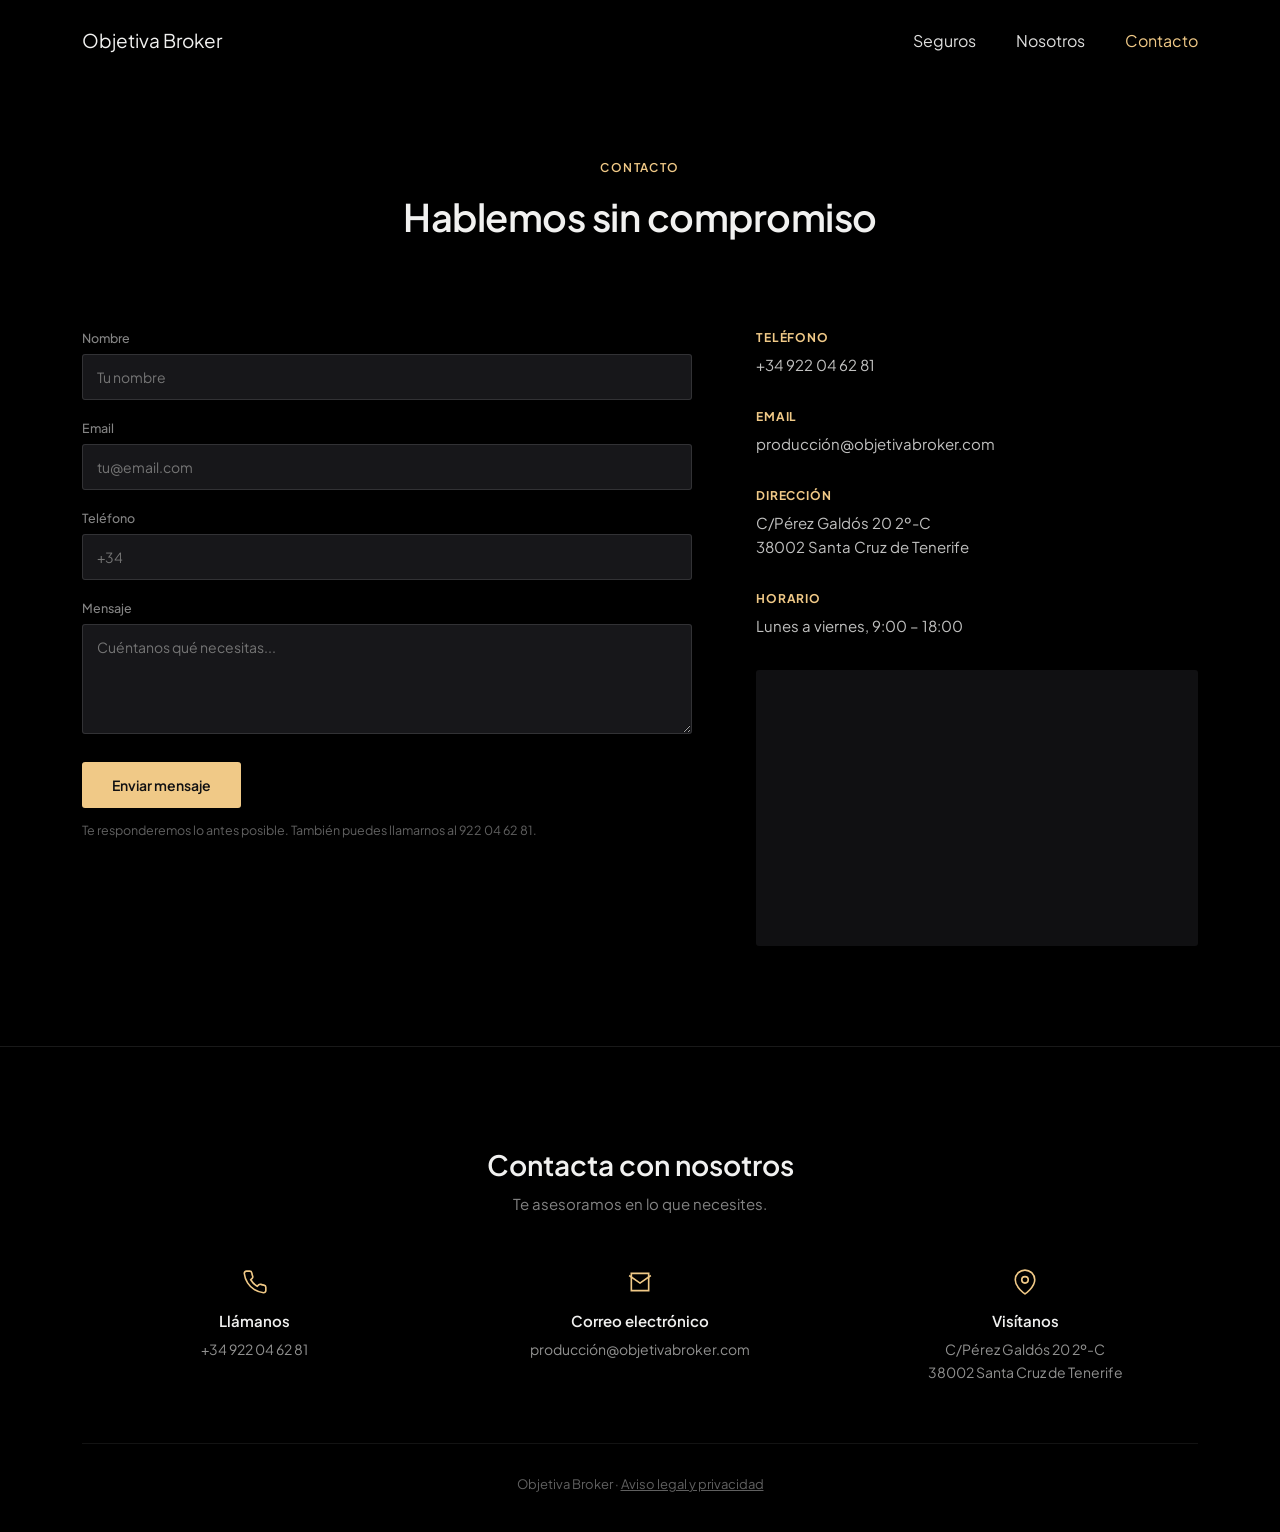
<file: contacto.html>
<!DOCTYPE html>
<html lang="es">
<head>
<meta charset="UTF-8">
<meta name="viewport" content="width=device-width, initial-scale=1.0">
<title>Contacto — Objetiva Broker</title>
<meta name="description" content="Contacta con Objetiva Broker en Santa Cruz de Tenerife. Te asesoramos sin compromiso.">
<link rel="preconnect" href="https://fonts.googleapis.com">
<link href="https://fonts.googleapis.com/css2?family=Plus+Jakarta+Sans:wght@400;500;600&display=swap" rel="stylesheet">
<link rel="stylesheet" href="css/style.css">
</head>
<body>

<header class="header-page">
  <div class="logo"><a href="index.html" style="color: inherit;">Objetiva Broker</a></div>
  <button class="menu-toggle" aria-label="Abrir menú"><span></span><span></span><span></span></button>
  <nav>
    <a href="seguros.html">Seguros</a>
    <a href="nosotros.html">Nosotros</a>
    <a href="contacto.html" class="active">Contacto</a>
  </nav>
</header>

<div class="page-head">
  <div class="page-eyebrow">Contacto</div>
  <h1>Hablemos sin compromiso</h1>
</div>

<div class="contact-wrap">
  <div class="contact-form">
    <form id="contactForm">
      <div class="field">
        <label for="nombre">Nombre</label>
        <input type="text" id="nombre" name="nombre" placeholder="Tu nombre">
      </div>
      <div class="field">
        <label for="email">Email</label>
        <input type="email" id="email" name="email" placeholder="tu@email.com">
      </div>
      <div class="field">
        <label for="telefono">Teléfono</label>
        <input type="tel" id="telefono" name="telefono" placeholder="+34">
      </div>
      <div class="field">
        <label for="mensaje">Mensaje</label>
        <textarea id="mensaje" name="mensaje" placeholder="Cuéntanos qué necesitas..."></textarea>
      </div>
      <button type="submit" class="btn-submit">Enviar mensaje</button>
      <p class="form-note">Te responderemos lo antes posible. También puedes llamarnos al 922 04 62 81.</p>
    </form>
  </div>

  <div class="contact-info">
    <div class="info-block">
      <div class="lbl">Teléfono</div>
      <div class="val">+34 922 04 62 81</div>
    </div>
    <div class="info-block">
      <div class="lbl">Email</div>
      <div class="val">producción@objetivabroker.com</div>
    </div>
    <div class="info-block">
      <div class="lbl">Dirección</div>
      <div class="val">C/Pérez Galdós 20 2º-C<br>38002 Santa Cruz de Tenerife</div>
    </div>
    <div class="info-block">
      <div class="lbl">Horario</div>
      <div class="val">Lunes a viernes, 9:00 – 18:00</div>
    </div>
    <div class="map-ph" style="padding:0;overflow:hidden;"><iframe src="https://www.google.com/maps/embed?pb=!1m18!1m12!1m3!1d3507.378078121287!2d-16.254763723987942!3d28.468158491525138!2m3!1f0!2f0!3f0!3m2!1i1024!2i768!4f13.1!3m3!1m2!1s0xc41cc820709da69%3A0xde72b9b5b25a35fc!2sC.%20P%C3%A9rez%20Gald%C3%B3s%2C%2020%2C%2038002%20Santa%20Cruz%20de%20Tenerife!5e0!3m2!1ses!2ses!4v1784730240830!5m2!1ses!2ses" style="width:100%;height:100%;border:0;border-radius:var(--radius);" allowfullscreen="" loading="lazy" referrerpolicy="strict-origin-when-cross-origin" title="Ubicación de Objetiva Broker"></iframe></div>
  </div>
</div>

<footer>
  <div class="wrap">
    <div class="footer-head">
      <h2>Contacta con nosotros</h2>
      <p>Te asesoramos en lo que necesites.</p>
    </div>
    <div class="footer-grid">
      <div class="footer-item">
        <svg class="footer-icon" viewBox="0 0 24 24" fill="none" stroke="currentColor" stroke-width="1.5"><path d="M22 16.92v3a2 2 0 0 1-2.18 2 19.79 19.79 0 0 1-8.63-3.07 19.5 19.5 0 0 1-6-6 19.79 19.79 0 0 1-3.07-8.67A2 2 0 0 1 4.11 2h3a2 2 0 0 1 2 1.72c.127.96.362 1.903.7 2.81a2 2 0 0 1-.45 2.11L8.09 9.91a16 16 0 0 0 6 6l1.27-1.27a2 2 0 0 1 2.11-.45c.907.338 1.85.573 2.81.7A2 2 0 0 1 22 16.92z"/></svg>
        <div class="footer-label">Llámanos</div>
        <div class="footer-value">+34 922 04 62 81</div>
      </div>
      <div class="footer-item">
        <svg class="footer-icon" viewBox="0 0 24 24" fill="none" stroke="currentColor" stroke-width="1.5"><path d="M4 4h16v16H4z"/><path d="m22 6-10 7L2 6"/></svg>
        <div class="footer-label">Correo electrónico</div>
        <div class="footer-value">producción@objetivabroker.com</div>
      </div>
      <div class="footer-item">
        <svg class="footer-icon" viewBox="0 0 24 24" fill="none" stroke="currentColor" stroke-width="1.5"><path d="M21 10c0 7-9 13-9 13s-9-6-9-13a9 9 0 0 1 18 0z"/><circle cx="12" cy="10" r="3"/></svg>
        <div class="footer-label">Visítanos</div>
        <div class="footer-value">C/Pérez Galdós 20 2º-C<br>38002 Santa Cruz de Tenerife</div>
      </div>
    </div>
    <div class="footer-bottom">Objetiva Broker · <a href="legal.html" style="color: inherit; text-decoration: underline;">Aviso legal y privacidad</a></div>
  </div>
</footer>

<script src="js/main.js"></script>
<script src="js/contacto.js"></script>
</body>
</html>
</file>
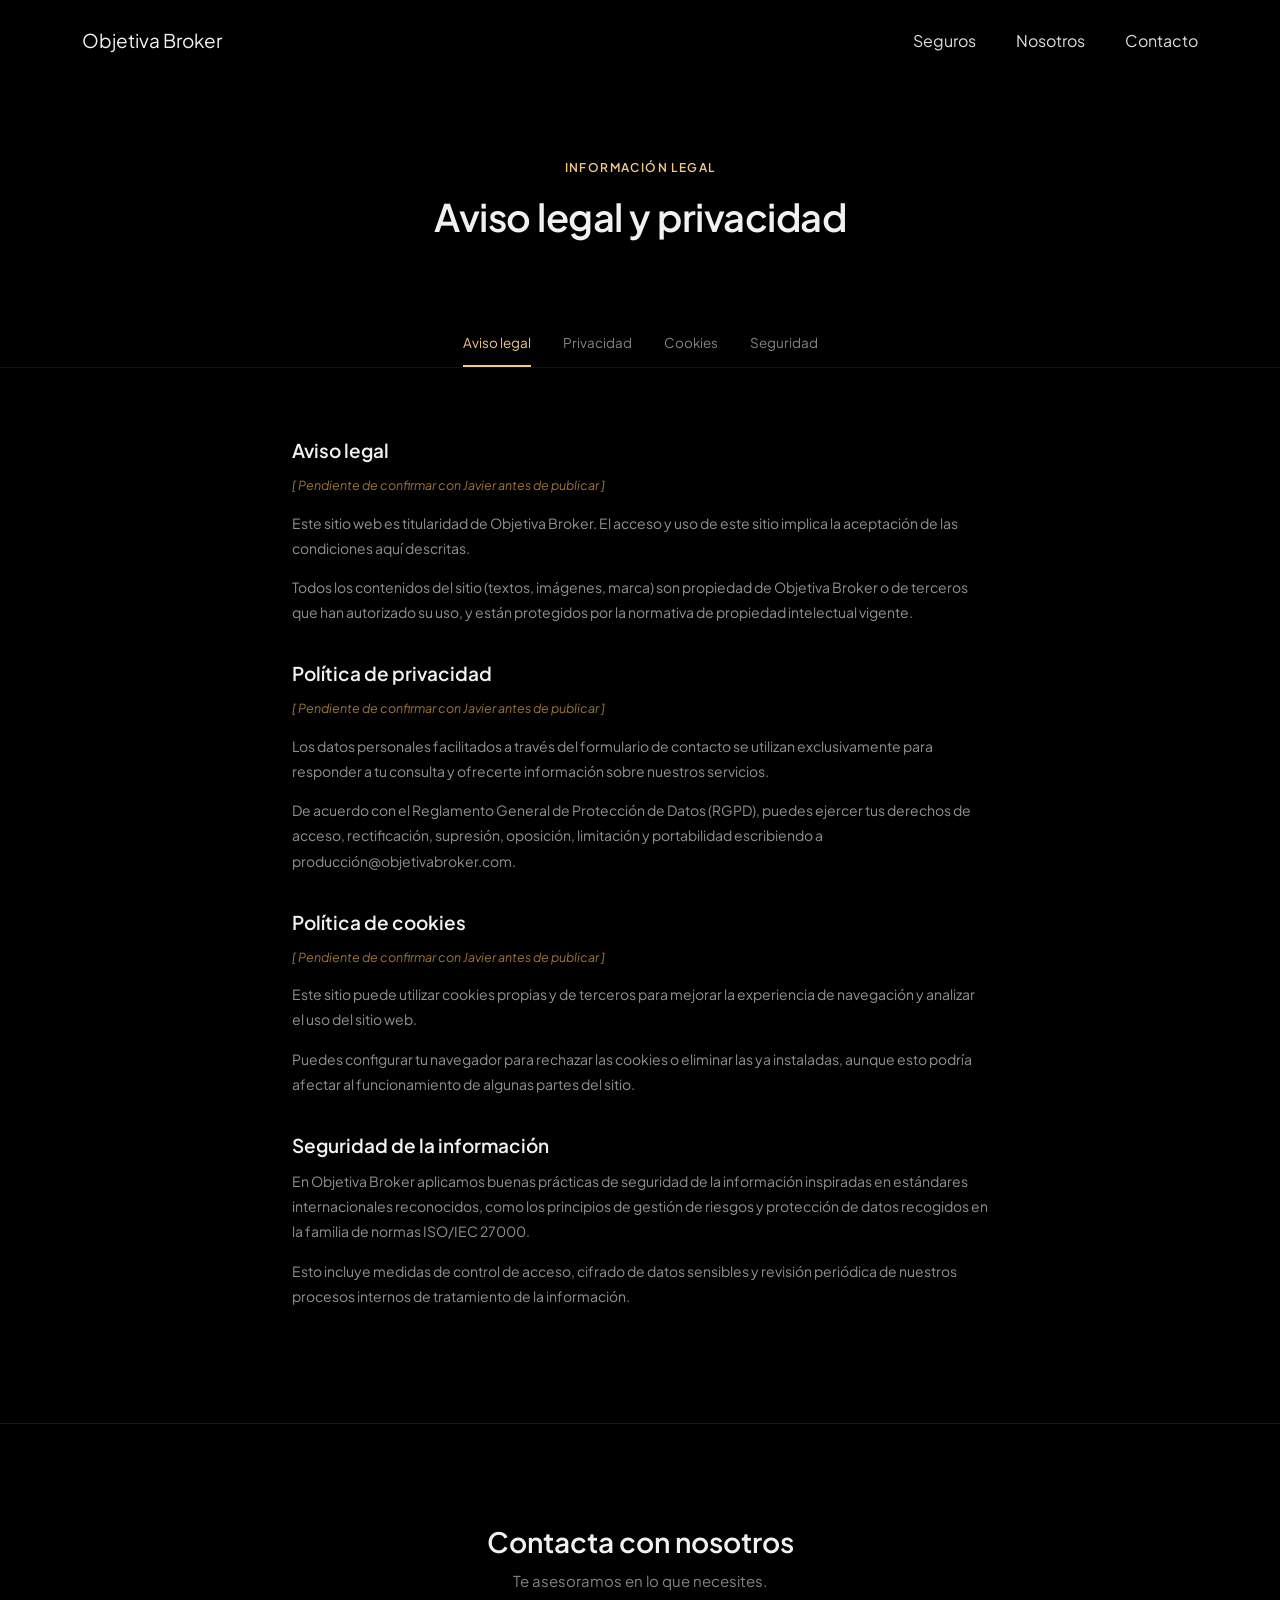
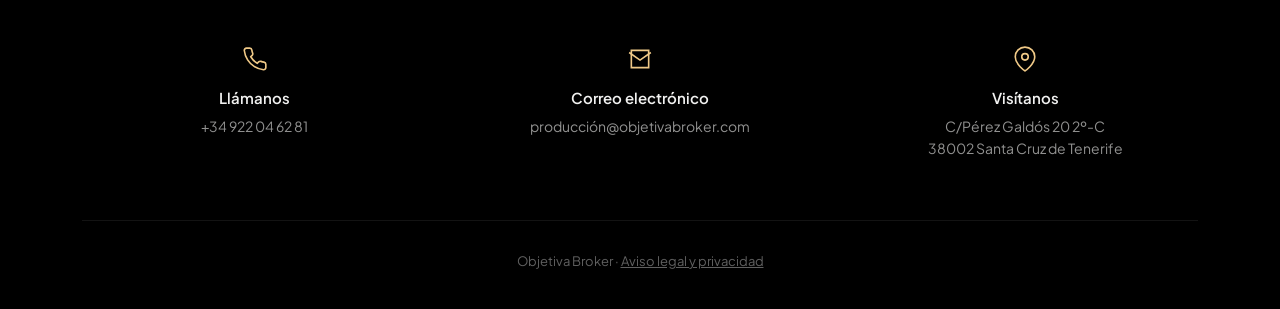
<file: legal.html>
<!DOCTYPE html>
<html lang="es">
<head>
<meta charset="UTF-8">
<meta name="viewport" content="width=device-width, initial-scale=1.0">
<title>Aviso legal y privacidad — Objetiva Broker</title>
<meta name="description" content="Aviso legal, política de privacidad y cookies de Objetiva Broker.">
<link rel="preconnect" href="https://fonts.googleapis.com">
<link href="https://fonts.googleapis.com/css2?family=Plus+Jakarta+Sans:wght@400;500;600&display=swap" rel="stylesheet">
<link rel="stylesheet" href="css/style.css">
</head>
<body>

<header class="header-page">
  <div class="logo"><a href="index.html" style="color: inherit;">Objetiva Broker</a></div>
  <button class="menu-toggle" aria-label="Abrir menú"><span></span><span></span><span></span></button>
  <nav>
    <a href="seguros.html">Seguros</a>
    <a href="nosotros.html">Nosotros</a>
    <a href="contacto.html">Contacto</a>
  </nav>
</header>

<div class="page-head">
  <div class="page-eyebrow">Información legal</div>
  <h1>Aviso legal y privacidad</h1>
</div>

<div class="legal-nav">
  <a href="#aviso-legal" class="active">Aviso legal</a>
  <a href="#privacidad">Privacidad</a>
  <a href="#cookies">Cookies</a>
  <a href="#seguridad">Seguridad</a>
</div>

<div class="legal-body">
  <h2 id="aviso-legal">Aviso legal</h2>
  <p class="pending-note">[ Pendiente de confirmar con Javier antes de publicar ]</p>
  <p>Este sitio web es titularidad de Objetiva Broker. El acceso y uso de este sitio implica la aceptación de las condiciones aquí descritas.</p>
  <p>Todos los contenidos del sitio (textos, imágenes, marca) son propiedad de Objetiva Broker o de terceros que han autorizado su uso, y están protegidos por la normativa de propiedad intelectual vigente.</p>

  <h2 id="privacidad">Política de privacidad</h2>
  <p class="pending-note">[ Pendiente de confirmar con Javier antes de publicar ]</p>
  <p>Los datos personales facilitados a través del formulario de contacto se utilizan exclusivamente para responder a tu consulta y ofrecerte información sobre nuestros servicios.</p>
  <p>De acuerdo con el Reglamento General de Protección de Datos (RGPD), puedes ejercer tus derechos de acceso, rectificación, supresión, oposición, limitación y portabilidad escribiendo a producción@objetivabroker.com.</p>

  <h2 id="cookies">Política de cookies</h2>
  <p class="pending-note">[ Pendiente de confirmar con Javier antes de publicar ]</p>
  <p>Este sitio puede utilizar cookies propias y de terceros para mejorar la experiencia de navegación y analizar el uso del sitio web.</p>
  <p>Puedes configurar tu navegador para rechazar las cookies o eliminar las ya instaladas, aunque esto podría afectar al funcionamiento de algunas partes del sitio.</p>

  <h2 id="seguridad">Seguridad de la información</h2>
  <p>En Objetiva Broker aplicamos buenas prácticas de seguridad de la información inspiradas en estándares internacionales reconocidos, como los principios de gestión de riesgos y protección de datos recogidos en la familia de normas ISO/IEC 27000.</p>
  <p>Esto incluye medidas de control de acceso, cifrado de datos sensibles y revisión periódica de nuestros procesos internos de tratamiento de la información.</p>
</div>

<footer>
  <div class="wrap">
    <div class="footer-head">
      <h2>Contacta con nosotros</h2>
      <p>Te asesoramos en lo que necesites.</p>
    </div>
    <div class="footer-grid">
      <div class="footer-item">
        <svg class="footer-icon" viewBox="0 0 24 24" fill="none" stroke="currentColor" stroke-width="1.5"><path d="M22 16.92v3a2 2 0 0 1-2.18 2 19.79 19.79 0 0 1-8.63-3.07 19.5 19.5 0 0 1-6-6 19.79 19.79 0 0 1-3.07-8.67A2 2 0 0 1 4.11 2h3a2 2 0 0 1 2 1.72c.127.96.362 1.903.7 2.81a2 2 0 0 1-.45 2.11L8.09 9.91a16 16 0 0 0 6 6l1.27-1.27a2 2 0 0 1 2.11-.45c.907.338 1.85.573 2.81.7A2 2 0 0 1 22 16.92z"/></svg>
        <div class="footer-label">Llámanos</div>
        <div class="footer-value">+34 922 04 62 81</div>
      </div>
      <div class="footer-item">
        <svg class="footer-icon" viewBox="0 0 24 24" fill="none" stroke="currentColor" stroke-width="1.5"><path d="M4 4h16v16H4z"/><path d="m22 6-10 7L2 6"/></svg>
        <div class="footer-label">Correo electrónico</div>
        <div class="footer-value">producción@objetivabroker.com</div>
      </div>
      <div class="footer-item">
        <svg class="footer-icon" viewBox="0 0 24 24" fill="none" stroke="currentColor" stroke-width="1.5"><path d="M21 10c0 7-9 13-9 13s-9-6-9-13a9 9 0 0 1 18 0z"/><circle cx="12" cy="10" r="3"/></svg>
        <div class="footer-label">Visítanos</div>
        <div class="footer-value">C/Pérez Galdós 20 2º-C<br>38002 Santa Cruz de Tenerife</div>
      </div>
    </div>
    <div class="footer-bottom">Objetiva Broker · <a href="legal.html" style="color: inherit; text-decoration: underline;">Aviso legal y privacidad</a></div>
  </div>
</footer>

<script src="js/main.js"></script>
</body>
</html>
</file>
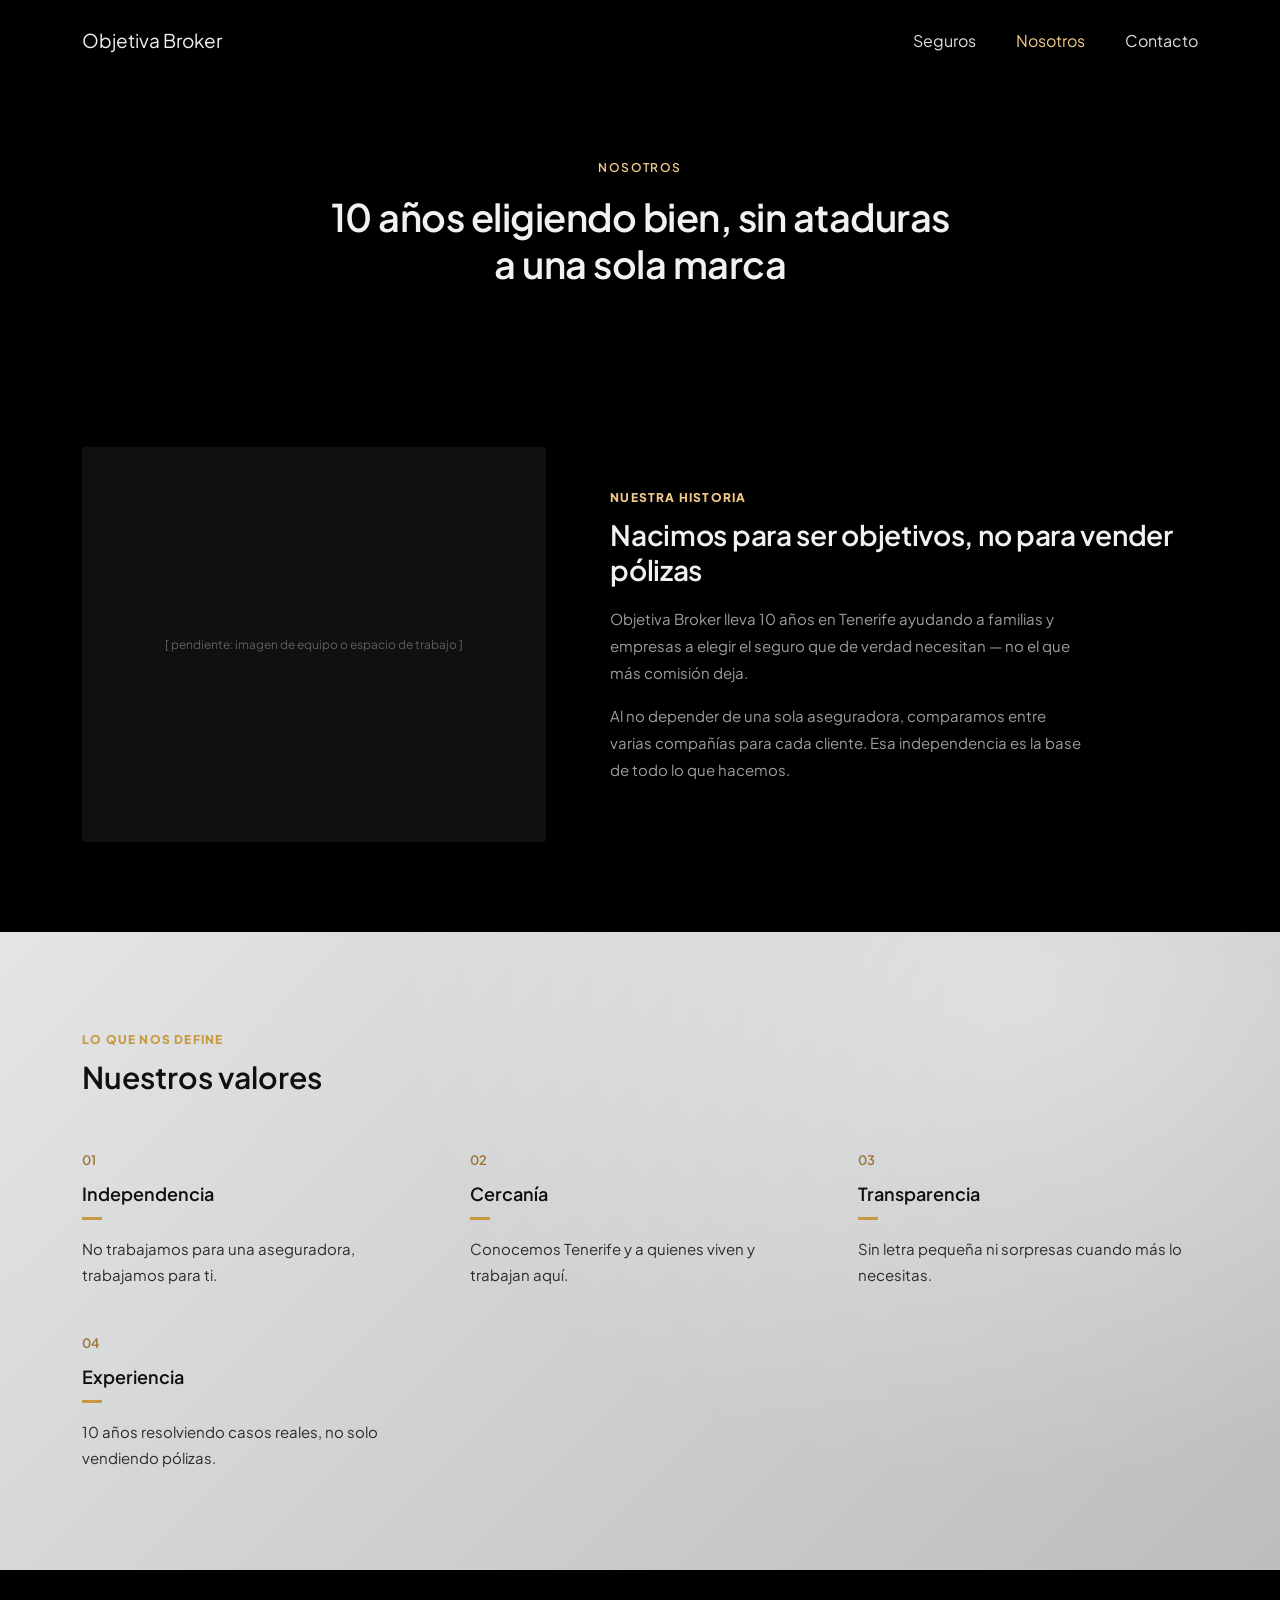
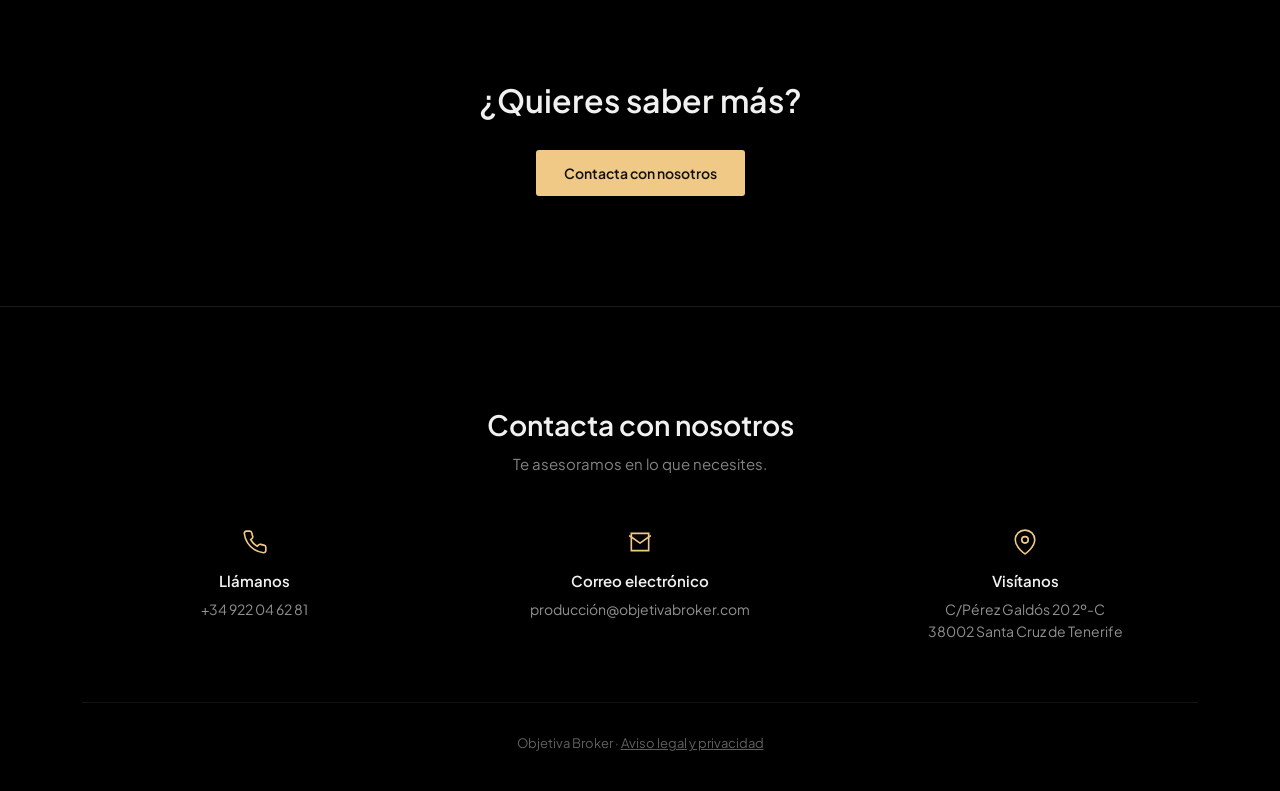
<file: nosotros.html>
<!DOCTYPE html>
<html lang="es">
<head>
<meta charset="UTF-8">
<meta name="viewport" content="width=device-width, initial-scale=1.0">
<title>Nosotros — Objetiva Broker</title>
<meta name="description" content="10 años en Tenerife ayudando a familias y empresas a elegir bien, sin ataduras a una sola marca.">
<link rel="preconnect" href="https://fonts.googleapis.com">
<link href="https://fonts.googleapis.com/css2?family=Plus+Jakarta+Sans:wght@400;500;600&display=swap" rel="stylesheet">
<link rel="stylesheet" href="css/style.css">
</head>
<body>

<header class="header-page">
  <div class="logo"><a href="index.html" style="color: inherit;">Objetiva Broker</a></div>
  <button class="menu-toggle" aria-label="Abrir menú"><span></span><span></span><span></span></button>
  <nav>
    <a href="seguros.html">Seguros</a>
    <a href="nosotros.html" class="active">Nosotros</a>
    <a href="contacto.html">Contacto</a>
  </nav>
</header>

<div class="page-head">
  <div class="page-eyebrow">Nosotros</div>
  <h1>10 años eligiendo bien, sin ataduras a una sola marca</h1>
</div>

<section class="historia">
  <div class="historia-media pending">[ pendiente: imagen de equipo o espacio de trabajo ]</div>
  <div class="historia-body">
    <div class="section-eyebrow">Nuestra historia</div>
    <h2>Nacimos para ser objetivos, no para vender pólizas</h2>
    <p>Objetiva Broker lleva 10 años en Tenerife ayudando a familias y empresas a elegir el seguro que de verdad necesitan — no el que más comisión deja.</p>
    <p>Al no depender de una sola aseguradora, comparamos entre varias compañías para cada cliente. Esa independencia es la base de todo lo que hacemos.</p>
  </div>
</section>

<section class="why">
  <div class="wrap">
    <div class="section-head">
      <div class="section-eyebrow">Lo que nos define</div>
      <h2>Nuestros valores</h2>
    </div>
    <div class="why-grid">
      <div class="why-item">
        <div class="num">01</div>
        <h3>Independencia</h3>
        <div class="underline"></div>
        <p>No trabajamos para una aseguradora, trabajamos para ti.</p>
      </div>
      <div class="why-item">
        <div class="num">02</div>
        <h3>Cercanía</h3>
        <div class="underline"></div>
        <p>Conocemos Tenerife y a quienes viven y trabajan aquí.</p>
      </div>
      <div class="why-item">
        <div class="num">03</div>
        <h3>Transparencia</h3>
        <div class="underline"></div>
        <p>Sin letra pequeña ni sorpresas cuando más lo necesitas.</p>
      </div>
      <div class="why-item">
        <div class="num">04</div>
        <h3>Experiencia</h3>
        <div class="underline"></div>
        <p>10 años resolviendo casos reales, no solo vendiendo pólizas.</p>
      </div>
    </div>
  </div>
</section>

<section class="cta-band">
  <div class="wrap">
    <h2>¿Quieres saber más?</h2>
    <a href="contacto.html" class="btn-primary">Contacta con nosotros</a>
  </div>
</section>

<footer>
  <div class="wrap">
    <div class="footer-head">
      <h2>Contacta con nosotros</h2>
      <p>Te asesoramos en lo que necesites.</p>
    </div>
    <div class="footer-grid">
      <div class="footer-item">
        <svg class="footer-icon" viewBox="0 0 24 24" fill="none" stroke="currentColor" stroke-width="1.5"><path d="M22 16.92v3a2 2 0 0 1-2.18 2 19.79 19.79 0 0 1-8.63-3.07 19.5 19.5 0 0 1-6-6 19.79 19.79 0 0 1-3.07-8.67A2 2 0 0 1 4.11 2h3a2 2 0 0 1 2 1.72c.127.96.362 1.903.7 2.81a2 2 0 0 1-.45 2.11L8.09 9.91a16 16 0 0 0 6 6l1.27-1.27a2 2 0 0 1 2.11-.45c.907.338 1.85.573 2.81.7A2 2 0 0 1 22 16.92z"/></svg>
        <div class="footer-label">Llámanos</div>
        <div class="footer-value">+34 922 04 62 81</div>
      </div>
      <div class="footer-item">
        <svg class="footer-icon" viewBox="0 0 24 24" fill="none" stroke="currentColor" stroke-width="1.5"><path d="M4 4h16v16H4z"/><path d="m22 6-10 7L2 6"/></svg>
        <div class="footer-label">Correo electrónico</div>
        <div class="footer-value">producción@objetivabroker.com</div>
      </div>
      <div class="footer-item">
        <svg class="footer-icon" viewBox="0 0 24 24" fill="none" stroke="currentColor" stroke-width="1.5"><path d="M21 10c0 7-9 13-9 13s-9-6-9-13a9 9 0 0 1 18 0z"/><circle cx="12" cy="10" r="3"/></svg>
        <div class="footer-label">Visítanos</div>
        <div class="footer-value">C/Pérez Galdós 20 2º-C<br>38002 Santa Cruz de Tenerife</div>
      </div>
    </div>
    <div class="footer-bottom">Objetiva Broker · <a href="legal.html" style="color: inherit; text-decoration: underline;">Aviso legal y privacidad</a></div>
  </div>
</footer>

<script src="js/main.js"></script>
</body>
</html>
</file>
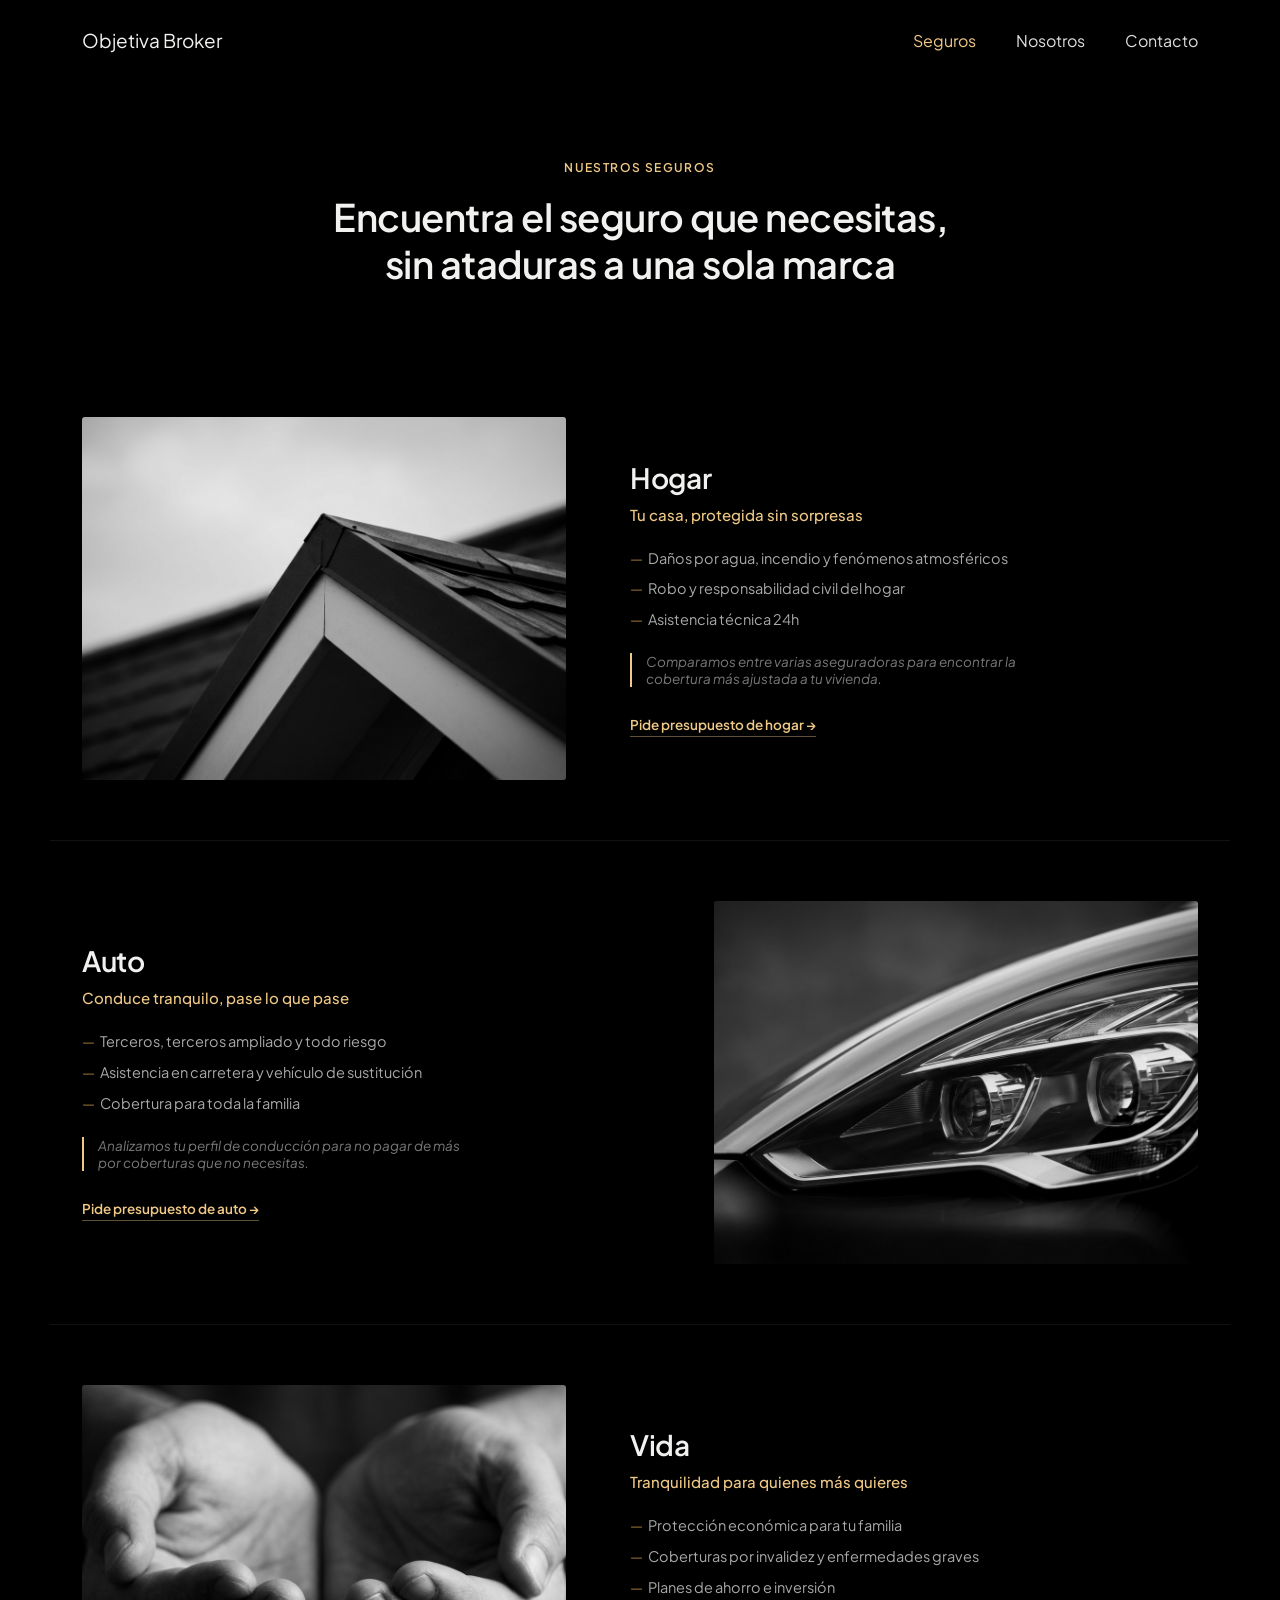
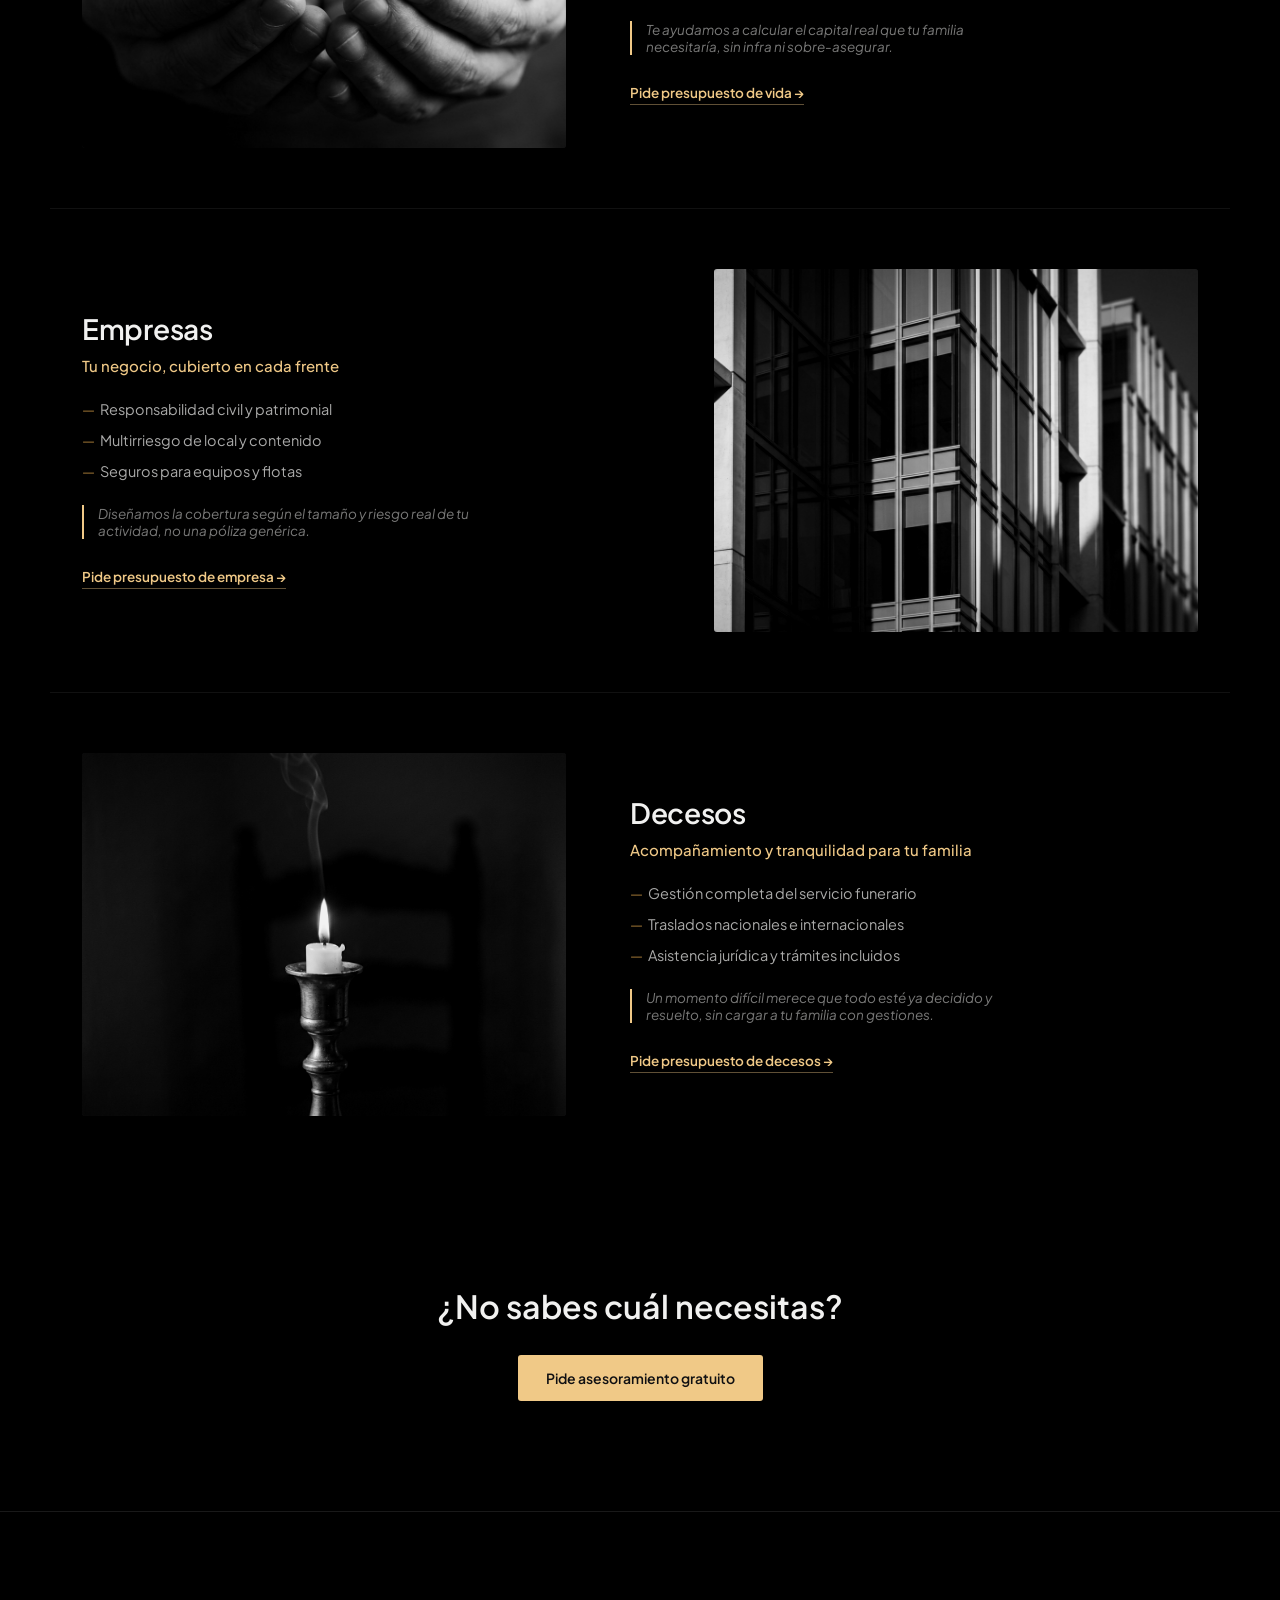
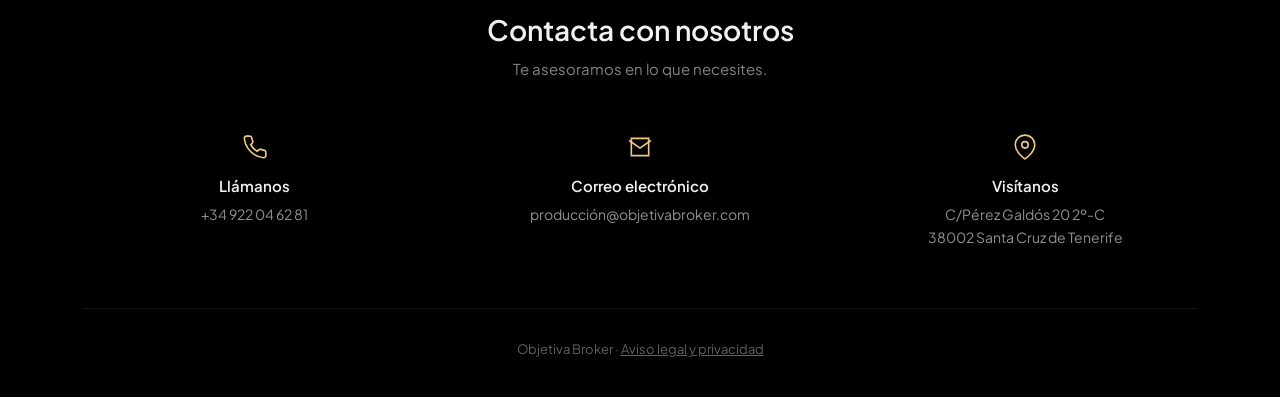
<file: seguros.html>
<!DOCTYPE html>
<html lang="es">
<head>
<meta charset="UTF-8">
<meta name="viewport" content="width=device-width, initial-scale=1.0">
<title>Seguros — Objetiva Broker</title>
<meta name="description" content="Hogar, auto, vida, empresas y decesos. Comparamos entre las principales aseguradoras para encontrar tu cobertura ideal en Tenerife.">
<link rel="preconnect" href="https://fonts.googleapis.com">
<link href="https://fonts.googleapis.com/css2?family=Plus+Jakarta+Sans:wght@400;500;600&display=swap" rel="stylesheet">
<link rel="stylesheet" href="css/style.css">
</head>
<body>

<header class="header-page">
  <div class="logo"><a href="index.html" style="color: inherit;">Objetiva Broker</a></div>
  <button class="menu-toggle" aria-label="Abrir menú"><span></span><span></span><span></span></button>
  <nav>
    <a href="seguros.html" class="active">Seguros</a>
    <a href="nosotros.html">Nosotros</a>
    <a href="contacto.html">Contacto</a>
  </nav>
</header>

<div class="page-head">
  <div class="page-eyebrow">Nuestros seguros</div>
  <h1>Encuentra el seguro que necesitas, sin ataduras a una sola marca</h1>
</div>

<section class="category">
  <div class="cat-media">
    <img src="assets/img/producto-hogar.png" alt="Seguro de hogar" loading="lazy">
  </div>
  <div class="cat-body">
    <h2>Hogar</h2>
    <div class="cat-tagline">Tu casa, protegida sin sorpresas</div>
    <ul class="cat-list">
      <li>Daños por agua, incendio y fenómenos atmosféricos</li>
      <li>Robo y responsabilidad civil del hogar</li>
      <li>Asistencia técnica 24h</li>
    </ul>
    <div class="cat-diff">Comparamos entre varias aseguradoras para encontrar la cobertura más ajustada a tu vivienda.</div>
    <a href="contacto.html" class="cat-cta">Pide presupuesto de hogar →</a>
  </div>
</section>

<div class="divider"></div>

<section class="category reverse">
  <div class="cat-media">
    <img src="assets/img/producto-auto.png" alt="Seguro de auto" loading="lazy">
  </div>
  <div class="cat-body">
    <h2>Auto</h2>
    <div class="cat-tagline">Conduce tranquilo, pase lo que pase</div>
    <ul class="cat-list">
      <li>Terceros, terceros ampliado y todo riesgo</li>
      <li>Asistencia en carretera y vehículo de sustitución</li>
      <li>Cobertura para toda la familia</li>
    </ul>
    <div class="cat-diff">Analizamos tu perfil de conducción para no pagar de más por coberturas que no necesitas.</div>
    <a href="contacto.html" class="cat-cta">Pide presupuesto de auto →</a>
  </div>
</section>

<div class="divider"></div>

<section class="category">
  <div class="cat-media">
    <img src="assets/img/producto-salud.png" alt="Seguro de vida" loading="lazy">
  </div>
  <div class="cat-body">
    <h2>Vida</h2>
    <div class="cat-tagline">Tranquilidad para quienes más quieres</div>
    <ul class="cat-list">
      <li>Protección económica para tu familia</li>
      <li>Coberturas por invalidez y enfermedades graves</li>
      <li>Planes de ahorro e inversión</li>
    </ul>
    <div class="cat-diff">Te ayudamos a calcular el capital real que tu familia necesitaría, sin infra ni sobre-asegurar.</div>
    <a href="contacto.html" class="cat-cta">Pide presupuesto de vida →</a>
  </div>
</section>

<div class="divider"></div>

<section class="category reverse">
  <div class="cat-media">
    <img src="assets/img/producto-empresas.png" alt="Seguro de empresas" loading="lazy">
  </div>
  <div class="cat-body">
    <h2>Empresas</h2>
    <div class="cat-tagline">Tu negocio, cubierto en cada frente</div>
    <ul class="cat-list">
      <li>Responsabilidad civil y patrimonial</li>
      <li>Multirriesgo de local y contenido</li>
      <li>Seguros para equipos y flotas</li>
    </ul>
    <div class="cat-diff">Diseñamos la cobertura según el tamaño y riesgo real de tu actividad, no una póliza genérica.</div>
    <a href="contacto.html" class="cat-cta">Pide presupuesto de empresa →</a>
  </div>
</section>

<div class="divider"></div>

<section class="category">
  <div class="cat-media">
    <img src="assets/img/producto-decesos.png" alt="Seguro de decesos" loading="lazy">
  </div>
  <div class="cat-body">
    <h2>Decesos</h2>
    <div class="cat-tagline">Acompañamiento y tranquilidad para tu familia</div>
    <ul class="cat-list">
      <li>Gestión completa del servicio funerario</li>
      <li>Traslados nacionales e internacionales</li>
      <li>Asistencia jurídica y trámites incluidos</li>
    </ul>
    <div class="cat-diff">Un momento difícil merece que todo esté ya decidido y resuelto, sin cargar a tu familia con gestiones.</div>
    <a href="contacto.html" class="cat-cta">Pide presupuesto de decesos →</a>
  </div>
</section>

<section class="cta-band">
  <div class="wrap">
    <h2>¿No sabes cuál necesitas?</h2>
    <a href="contacto.html" class="btn-primary">Pide asesoramiento gratuito</a>
  </div>
</section>

<footer>
  <div class="wrap">
    <div class="footer-head">
      <h2>Contacta con nosotros</h2>
      <p>Te asesoramos en lo que necesites.</p>
    </div>
    <div class="footer-grid">
      <div class="footer-item">
        <svg class="footer-icon" viewBox="0 0 24 24" fill="none" stroke="currentColor" stroke-width="1.5"><path d="M22 16.92v3a2 2 0 0 1-2.18 2 19.79 19.79 0 0 1-8.63-3.07 19.5 19.5 0 0 1-6-6 19.79 19.79 0 0 1-3.07-8.67A2 2 0 0 1 4.11 2h3a2 2 0 0 1 2 1.72c.127.96.362 1.903.7 2.81a2 2 0 0 1-.45 2.11L8.09 9.91a16 16 0 0 0 6 6l1.27-1.27a2 2 0 0 1 2.11-.45c.907.338 1.85.573 2.81.7A2 2 0 0 1 22 16.92z"/></svg>
        <div class="footer-label">Llámanos</div>
        <div class="footer-value">+34 922 04 62 81</div>
      </div>
      <div class="footer-item">
        <svg class="footer-icon" viewBox="0 0 24 24" fill="none" stroke="currentColor" stroke-width="1.5"><path d="M4 4h16v16H4z"/><path d="m22 6-10 7L2 6"/></svg>
        <div class="footer-label">Correo electrónico</div>
        <div class="footer-value">producción@objetivabroker.com</div>
      </div>
      <div class="footer-item">
        <svg class="footer-icon" viewBox="0 0 24 24" fill="none" stroke="currentColor" stroke-width="1.5"><path d="M21 10c0 7-9 13-9 13s-9-6-9-13a9 9 0 0 1 18 0z"/><circle cx="12" cy="10" r="3"/></svg>
        <div class="footer-label">Visítanos</div>
        <div class="footer-value">C/Pérez Galdós 20 2º-C<br>38002 Santa Cruz de Tenerife</div>
      </div>
    </div>
    <div class="footer-bottom">Objetiva Broker · <a href="legal.html" style="color: inherit; text-decoration: underline;">Aviso legal y privacidad</a></div>
  </div>
</footer>

<script src="js/main.js"></script>
</body>
</html>
</file>
<file: css/style.css>
:root {
  --bg: #000000;
  --gold: #F0C987;
  --gold-dark: #9C7434;
  --text: #F1F1F0;
  --radius: 3px;
}

* {
  margin: 0;
  padding: 0;
  box-sizing: border-box;
}

html, body {
  height: 100%;
}

body {
  background: var(--bg);
  color: var(--text);
  font-family: 'Plus Jakarta Sans', sans-serif;
}

a {
  color: inherit;
  text-decoration: none;
}

/* ---------- Hero ---------- */

.hero {
  position: relative;
  height: 100vh;
  overflow: hidden;
}

.rock-col {
  position: absolute;
  top: 0;
  left: 0;
  width: 37.6%;
  height: 100%;
}

.rock-col img {
  width: 100%;
  height: 100%;
  object-fit: cover;
  object-position: center 30%;
  display: block;
}

header {
  position: absolute;
  top: 0;
  left: 37.6%;
  right: 0;
  z-index: 3;
  padding: 48px 5.7% 0 2.7%;
  display: flex;
  align-items: center;
  justify-content: space-between;
}

.logo {
  font-size: 19px;
  font-weight: 400;
  color: var(--text);
}

nav {
  display: flex;
  gap: 40px;
}

nav a {
  font-size: 16px;
  font-weight: 400;
  color: var(--text);
  opacity: 0.92;
  transition: opacity 0.2s ease;
}

nav a:hover {
  opacity: 1;
}

.hero-copy {
  position: relative;
  z-index: 2;
  height: 100%;
  display: flex;
  align-items: center;
  padding-left: 50%;
}

.hero-copy-inner {
  max-width: 420px;
}

.eyebrow {
  font-size: 12px;
  font-weight: 600;
  letter-spacing: 1.4px;
  text-transform: uppercase;
  color: var(--gold);
  margin-bottom: 20px;
}

.hero-copy h1 {
  font-size: 50px;
  font-weight: 600;
  line-height: 1.14;
  letter-spacing: -0.8px;
}

.hero-sub {
  margin-top: 20px;
  font-size: 16px;
  color: rgba(241, 241, 240, 0.65);
  line-height: 1.7;
  max-width: 410px;
}

.hero-cta-row {
  display: flex;
  align-items: center;
  gap: 32px;
  margin-top: 40px;
}

.hero-cta {
  display: inline-flex;
  align-items: center;
  gap: 10px;
  font-size: 14px;
  font-weight: 600;
  background: var(--gold);
  color: #101012;
  padding: 14px 26px;
  border-radius: var(--radius);
  transition: opacity 0.2s ease;
}

.hero-cta:hover {
  opacity: 0.88;
}

.hero-secondary {
  font-size: 14px;
  font-weight: 500;
  color: var(--text);
  opacity: 0.75;
  border-bottom: 1px solid rgba(241, 241, 240, 0.3);
  padding-bottom: 2px;
  transition: opacity 0.2s ease;
}

.hero-secondary:hover {
  opacity: 1;
}

.trust-strip {
  display: flex;
  gap: 40px;
  margin-top: 56px;
  padding-top: 26px;
  border-top: 1px solid rgba(241, 241, 240, 0.12);
}

.trust-item .num {
  font-size: 24px;
  font-weight: 700;
  color: var(--text);
  letter-spacing: -0.5px;
}

.trust-item .lbl {
  font-size: 12.5px;
  color: rgba(241, 241, 240, 0.5);
  margin-top: 4px;
  line-height: 1.4;
  max-width: 140px;
}

/* ---------- Layout helpers ---------- */

.wrap {
  max-width: 1180px;
  margin: 0 auto;
  padding: 0 32px;
}

section {
  padding: 100px 0;
}

.section-head {
  max-width: 560px;
  margin-bottom: 56px;
}

.section-eyebrow {
  font-size: 12px;
  font-weight: 800;
  letter-spacing: 1.2px;
  text-transform: uppercase;
  color: var(--gold);
  margin-bottom: 12px;
}

.section-head h2 {
  font-size: 30px;
  font-weight: 600;
  line-height: 1.25;
}

.section-head p {
  margin-top: 14px;
  color: rgba(241, 241, 240, 0.65);
  font-size: 15px;
}

/* ---------- Products ---------- */

.products {
  background: #F1F1F0;
}

.products .section-head h2 {
  color: #101012;
}

.products .section-head p {
  color: rgba(16, 16, 18, 0.6);
}

.products-grid {
  display: grid;
  grid-template-columns: repeat(4, 1fr);
  gap: 24px;
}
.product-card {
  background: var(--bg);
  padding: 0;
  display: flex;
  flex-direction: column;
  transition: background 0.2s ease;
}
.product-card:hover {
  background: #17171a;
}
.product-media {
  width: 100%;
  aspect-ratio: 4 / 3;
  overflow: hidden;
  border-bottom: 1px solid rgba(201, 168, 112, 0.35);
}
.product-media img {
  width: 100%;
  height: 100%;
  object-fit: cover;
  display: block;
  filter: grayscale(100%) contrast(1.05) brightness(0.95);
  transition: filter 0.5s ease, transform 0.5s ease;
}
.product-card:hover .product-media img {
  filter: grayscale(35%) sepia(22%) saturate(130%) contrast(1.05) brightness(0.95);
  transform: scale(1.04);
}
.product-body {
  padding: 28px 28px 32px;
  display: flex;
  flex-direction: column;
  flex: 1;
}
.product-card h3 {
  font-size: 17px;
  font-weight: 600;
  margin-bottom: 10px;
}
.product-card p {
  font-size: 13.5px;
  color: rgba(241, 241, 240, 0.65);
  line-height: 1.6;
}
.product-link {
  display: inline-block;
  margin-top: auto;
  padding-top: 18px;
  font-size: 13px;
  color: var(--gold);
  font-weight: 500;
}

/* ---------- Why Objetiva ---------- */

.why {
  background:
    radial-gradient(ellipse 900px 700px at 80% 10%, rgba(255, 255, 255, 0.35) 0%, rgba(255, 255, 255, 0) 70%),
    linear-gradient(135deg, #E4E5E7 0%, #CFD0D2 50%, #BCBDBF 100%);
}
.why .section-eyebrow {
  color: #C79A3E;
}
.why .section-head h2 {
  color: #101012;
}

.why-grid {
  display: grid;
  grid-template-columns: 1fr 1fr 1fr;
  gap: 48px;
}

.why-item .num {
  font-size: 13px;
  color: var(--gold-dark);
  font-weight: 600;
  margin-bottom: 14px;
}

.why-item h3 {
  font-size: 18px;
  font-weight: 600;
  color: #101012;
  margin-bottom: 4px;
}

.why-item .underline {
  width: 20px;
  height: 3px;
  background: #C79A3E;
  margin: 12px 0 16px;
  border-radius: 0;
}

.why-item p {
  font-size: 15px;
  color: #2B2C2E;
  line-height: 1.7;
}

/* ---------- CTA band ---------- */

.cta-band {
  text-align: center;
  padding: 110px 0;
}

.cta-band h2 {
  font-size: 32px;
  font-weight: 600;
  max-width: 520px;
  margin: 0 auto 28px;
  line-height: 1.3;
}

.btn-primary {
  background: var(--gold);
  color: #101012;
  font-weight: 600;
  font-size: 14px;
  padding: 14px 28px;
  border-radius: var(--radius);
  display: inline-block;
}

/* ---------- Footer ---------- */

footer {
  border-top: 1px solid rgba(241, 241, 240, 0.1);
  padding: 100px 0 40px;
  text-align: center;
}

.footer-head h2 {
  font-size: 28px;
  font-weight: 600;
  color: var(--text);
}

.footer-head p {
  margin-top: 12px;
  font-size: 15px;
  color: rgba(241, 241, 240, 0.55);
}

.footer-grid {
  display: grid;
  grid-template-columns: 1fr 1fr 1fr;
  gap: 40px;
  margin: 56px 0 60px;
}

.footer-item {
  display: flex;
  flex-direction: column;
  align-items: center;
}

.footer-icon {
  width: 26px;
  height: 26px;
  color: var(--gold);
  margin-bottom: 16px;
}

.footer-label {
  font-size: 15px;
  font-weight: 600;
  color: var(--text);
  margin-bottom: 8px;
}

.footer-value {
  font-size: 14px;
  color: rgba(241, 241, 240, 0.6);
  line-height: 1.6;
}

.footer-bottom {
  padding-top: 32px;
  border-top: 1px solid rgba(241, 241, 240, 0.08);
  font-size: 13px;
  color: rgba(241, 241, 240, 0.4);
}

/* ---------- Responsive ---------- */


/* ---------- Insurers ---------- */

.insurers {
  padding: 80px 0;
  border-top: 1px solid rgba(241, 241, 240, 0.08);
  border-bottom: 1px solid rgba(241, 241, 240, 0.08);
}

.insurers-eyebrow {
  font-size: 12px;
  font-weight: 600;
  letter-spacing: 1.2px;
  text-transform: uppercase;
  color: var(--gold);
  margin-bottom: 36px;
  text-align: center;
}

.insurers-grid {
  display: flex;
  flex-wrap: wrap;
  justify-content: center;
  gap: 40px 56px;
}

.insurers-grid span {
  font-size: 16px;
  font-weight: 400;
  color: rgba(241, 241, 240, 0.55);
  letter-spacing: 0.3px;
}

@media (max-width: 900px) {

  header {
    left: 0;
    padding: 24px 24px 0;
    background: rgba(0, 0, 0, 0.4);
  }

  .rock-col {
    width: 100%;
    opacity: 0.35;
  }

  .hero-copy {
    padding-left: 24px;
    padding-right: 24px;
    padding-top: 260px;
    justify-content: flex-start;
  }

  .hero-copy h1 {
    font-size: 30px;
  }

  .products-grid {
    grid-template-columns: 1fr 1fr;
  }

  .why-grid {
    grid-template-columns: 1fr;
    gap: 40px;
  }

  .footer-grid {
    grid-template-columns: 1fr;
    gap: 36px;
  }
}

/* ---------- Página interior: header genérico ---------- */

.page-head {
  background: #000000;
  padding: 80px 5.7% 70px;
  text-align: center;
}

.page-eyebrow {
  font-size: 12px;
  font-weight: 600;
  letter-spacing: 1.4px;
  text-transform: uppercase;
  color: var(--gold);
  margin-bottom: 18px;
}

.page-head h1 {
  font-size: 38px;
  font-weight: 600;
  letter-spacing: -0.5px;
  max-width: 640px;
  margin: 0 auto;
}

nav a.active {
  color: var(--gold);
  opacity: 1;
}

/* ---------- Categorías de seguros (zigzag) ---------- */

.category {
  display: flex;
  align-items: center;
  min-height: 380px;
  max-width: 1180px;
  margin: 0 auto;
  padding: 60px 32px;
  gap: 64px;
}

.category.reverse {
  flex-direction: row-reverse;
}

.cat-media {
  flex: 1 1 46%;
  aspect-ratio: 4 / 3;
  border-radius: var(--radius);
  overflow: hidden;
  background: #101012;
}

.cat-media img {
  width: 100%;
  height: 100%;
  object-fit: cover;
  display: block;
  filter: grayscale(100%) contrast(1.05) brightness(0.95);
}

.cat-media.pending {
  display: flex;
  align-items: center;
  justify-content: center;
  font-size: 12px;
  color: rgba(241, 241, 240, 0.35);
  text-align: center;
  padding: 20px;
}

.cat-body {
  flex: 1 1 54%;
}

.cat-icon {
  width: 38px;
  height: 38px;
  border: 1.4px solid var(--gold);
  border-radius: 50%;
  display: flex;
  align-items: center;
  justify-content: center;
  margin-bottom: 22px;
  color: var(--gold);
  font-size: 16px;
}

.cat-body h2 {
  font-size: 28px;
  font-weight: 600;
  letter-spacing: -0.3px;
  margin-bottom: 10px;
}

.cat-tagline {
  font-size: 15px;
  color: var(--gold);
  margin-bottom: 22px;
  font-weight: 500;
}

.cat-list {
  list-style: none;
  margin-bottom: 22px;
}

.cat-list li {
  font-size: 14.5px;
  color: rgba(241, 241, 240, 0.7);
  line-height: 1.7;
  padding-left: 18px;
  position: relative;
  margin-bottom: 6px;
}

.cat-list li::before {
  content: "—";
  position: absolute;
  left: 0;
  color: var(--gold-dark);
}

.cat-diff {
  font-size: 13.5px;
  color: rgba(241, 241, 240, 0.5);
  font-style: italic;
  border-left: 2px solid var(--gold);
  padding-left: 14px;
  margin-bottom: 26px;
  max-width: 400px;
}

.cat-cta {
  display: inline-flex;
  align-items: center;
  gap: 8px;
  font-size: 13.5px;
  font-weight: 600;
  color: var(--gold);
  border-bottom: 1px solid rgba(240, 201, 135, 0.4);
  padding-bottom: 3px;
}

.divider {
  height: 1px;
  background: rgba(241, 241, 240, 0.07);
  max-width: 1180px;
  margin: 0 auto;
}

@media (max-width: 900px) {
  .category, .category.reverse {
    flex-direction: column;
    gap: 32px;
    padding: 48px 24px;
  }
}

/* ---------- Página Nosotros ---------- */

.historia {
  display: flex;
  align-items: center;
  gap: 64px;
  max-width: 1180px;
  margin: 0 auto;
  padding: 90px 32px;
}

.historia-media {
  flex: 1 1 44%;
  aspect-ratio: 4 / 3.4;
  border-radius: var(--radius);
  overflow: hidden;
  background: #101012;
}

.historia-media img {
  width: 100%;
  height: 100%;
  object-fit: cover;
  display: block;
  filter: grayscale(100%) contrast(1.05) brightness(0.95);
}

.historia-media.pending {
  display: flex;
  align-items: center;
  justify-content: center;
  font-size: 12px;
  color: rgba(241, 241, 240, 0.35);
  text-align: center;
  padding: 20px;
}

.historia-body {
  flex: 1 1 56%;
}

.historia-body h2 {
  font-size: 28px;
  font-weight: 600;
  margin-bottom: 18px;
  letter-spacing: -0.3px;
}

.historia-body p {
  font-size: 15px;
  color: rgba(241, 241, 240, 0.65);
  line-height: 1.8;
  margin-bottom: 16px;
  max-width: 480px;
}

@media (max-width: 900px) {
  .historia {
    flex-direction: column;
    gap: 32px;
    padding: 48px 24px;
  }
}

/* ---------- Página Contacto ---------- */

.contact-wrap {
  display: flex;
  gap: 64px;
  max-width: 1180px;
  margin: 0 auto;
  padding: 20px 32px 100px;
}

.contact-form {
  flex: 1 1 58%;
}

.field {
  margin-bottom: 20px;
  display: flex;
  flex-direction: column;
  gap: 8px;
}

.field label {
  font-size: 12.5px;
  color: rgba(241, 241, 240, 0.55);
  font-weight: 500;
}

.field input,
.field textarea {
  background: #17171a;
  border: 1px solid rgba(241, 241, 240, 0.12);
  border-radius: var(--radius);
  padding: 13px 14px;
  color: var(--text);
  font-family: 'Plus Jakarta Sans', sans-serif;
  font-size: 14px;
}

.field textarea {
  resize: vertical;
  min-height: 110px;
}

.btn-submit {
  background: var(--gold);
  color: #101012;
  font-weight: 600;
  font-size: 14px;
  padding: 14px 30px;
  border-radius: var(--radius);
  display: inline-block;
  border: none;
  cursor: pointer;
  margin-top: 8px;
  font-family: 'Plus Jakarta Sans', sans-serif;
}

.form-note {
  font-size: 12.5px;
  color: rgba(241, 241, 240, 0.4);
  margin-top: 14px;
}

.contact-info {
  flex: 1 1 42%;
}

.info-block {
  margin-bottom: 32px;
}

.info-block .lbl {
  font-size: 12px;
  font-weight: 700;
  letter-spacing: 0.8px;
  text-transform: uppercase;
  color: var(--gold);
  margin-bottom: 8px;
}

.info-block .val {
  font-size: 15px;
  color: rgba(241, 241, 240, 0.8);
  line-height: 1.6;
}

.map-ph {
  margin-top: 12px;
  aspect-ratio: 16 / 10;
  border-radius: var(--radius);
  background: #101012;
  display: flex;
  align-items: center;
  justify-content: center;
  font-size: 12px;
  color: rgba(241, 241, 240, 0.35);
  text-align: center;
  padding: 20px;
}

@media (max-width: 900px) {
  .contact-wrap {
    flex-direction: column;
    gap: 40px;
    padding: 20px 24px 60px;
  }
}

/* ---------- Página Legal ---------- */

.legal-nav {
  display: flex;
  gap: 32px;
  justify-content: center;
  padding: 24px 5.7% 0;
  background: #000000;
  border-bottom: 1px solid rgba(241, 241, 240, 0.08);
}

.legal-nav a {
  font-size: 13.5px;
  color: rgba(241, 241, 240, 0.55);
  padding-bottom: 14px;
  display: inline-block;
}

.legal-nav a.active {
  color: var(--gold);
  border-bottom: 2px solid var(--gold);
}

.legal-body {
  max-width: 760px;
  margin: 0 auto;
  padding: 70px 32px 100px;
}

.legal-body h2 {
  font-size: 19px;
  font-weight: 600;
  margin: 36px 0 12px;
}

.legal-body h2:first-child {
  margin-top: 0;
}

.legal-body p {
  font-size: 14px;
  color: rgba(241, 241, 240, 0.6);
  line-height: 1.8;
  margin-bottom: 14px;
}

.legal-body .pending-note {
  font-size: 12.5px;
  color: var(--gold-dark);
  font-style: italic;
}

/* ---------- Header genérico de páginas interiores ---------- */

.header-page {
  position: relative;
  top: auto;
  left: 0;
  right: auto;
  z-index: auto;
  background: #000000;
  padding: 28px 32px;
  max-width: 1180px;
  margin: 0 auto;
  display: flex;
  align-items: center;
  justify-content: space-between;
}

/* ---------- Menú móvil (hamburguesa) ---------- */

.menu-toggle {
  display: none;
  flex-direction: column;
  gap: 5px;
  background: none;
  border: none;
  cursor: pointer;
  padding: 6px;
  z-index: 10;
}

.menu-toggle span {
  width: 22px;
  height: 2px;
  background: var(--text);
  display: block;
  transition: transform 0.25s ease, opacity 0.25s ease;
}

.menu-toggle.open span:nth-child(1) {
  transform: translateY(7px) rotate(45deg);
}

.menu-toggle.open span:nth-child(2) {
  opacity: 0;
}

.menu-toggle.open span:nth-child(3) {
  transform: translateY(-7px) rotate(-45deg);
}

@media (max-width: 900px) {
  .menu-toggle {
    display: flex;
  }

  .header-page {
    padding: 20px 24px;
  }

  nav {
    position: absolute;
    top: 100%;
    left: 0;
    right: 0;
    background: #000000;
    flex-direction: column;
    gap: 0;
    max-height: 0;
    overflow: hidden;
    opacity: 0;
    pointer-events: none;
    transition: max-height 0.3s ease, opacity 0.3s ease;
    z-index: 5;
  }

  nav.nav-open {
    max-height: 300px;
    opacity: 1;
    pointer-events: auto;
    border-bottom: 1px solid rgba(241, 241, 240, 0.08);
  }

  nav a {
    padding: 16px 24px;
    border-top: 1px solid rgba(241, 241, 240, 0.08);
  }
}

/* ---------- Legal responsive ---------- */

@media (max-width: 900px) {
  .legal-nav {
    gap: 20px;
    padding: 20px 24px 0;
    flex-wrap: wrap;
  }

  .legal-body {
    padding: 48px 24px 70px;
  }
}

/* ---------- Overlay de prueba: oscurecer roca ---------- */

.rock-col::after {
  content: "";
  position: absolute;
  inset: 0;
  background: radial-gradient(ellipse at center, rgba(0, 0, 0, 0) 35%, rgba(0, 0, 0, 0.55) 100%);
  pointer-events: none;
  z-index: 1;
}
</file>
<file: css/asistente.css>
/* ============================================
   Asistente virtual Objetiva — estilos widget
   Cargar despues de style.css en index.html
   ============================================ */

.assistant-widget {
  position: fixed;
  right: 32px;
  bottom: 32px;
  z-index: 50;
  --gold: #F0C987;
  --a-bg: #000000;
  --a-text: #F1F1F0;
  --a-radius: 3px;
  font-family: 'Plus Jakarta Sans', sans-serif;
}

.assistant-toggle {
  width: 68px;
  height: 68px;
  border-radius: 50%;
  background: radial-gradient(circle at 35% 30%, #1c1c1f 0%, #101012 70%);
  border: 1.4px solid var(--gold);
  display: flex;
  align-items: center;
  justify-content: center;
  cursor: pointer;
  transition: transform 0.2s ease, border-color 0.2s ease;
  position: relative;
  overflow: hidden;
  padding: 0;
}
.assistant-toggle:hover { transform: scale(1.05); border-color: #fff; }
.assistant-toggle img {
  position: absolute; top: 50%; left: 50%;
  width: 132%; height: 132%;
  transform: translate(-50%, -50%);
  object-fit: cover; display: block;
}
.assistant-toggle::after {
  content: ""; position: absolute; inset: 0;
  border-radius: 50%;
  box-shadow: inset 0 0 10px 3px rgba(0,0,0,0.55);
  pointer-events: none;
}

.assistant-panel {
  position: absolute; right: 0; bottom: 76px;
  width: 320px;
  background: var(--a-bg);
  border: 1px solid rgba(240, 201, 135, 0.3);
  border-radius: var(--a-radius);
  overflow: hidden;
  opacity: 0; transform: translateY(12px);
  pointer-events: none;
  transition: opacity 0.25s ease, transform 0.25s ease;
  box-shadow: 0 20px 60px rgba(0,0,0,0.5);
  display: flex; flex-direction: column;
  max-height: 480px;
}
.assistant-widget.open .assistant-panel {
  opacity: 1; transform: translateY(0); pointer-events: auto;
}

.assistant-head {
  padding: 18px 20px;
  border-bottom: 1px solid rgba(240, 201, 135, 0.22);
  display: flex; align-items: center; gap: 12px; flex: none;
}
.assistant-avatar {
  width: 34px; height: 34px; border-radius: 50%;
  border: 1.2px solid var(--gold);
  overflow: hidden; flex: none; position: relative;
}
.assistant-avatar img {
  position: absolute; top: 50%; left: 50%;
  width: 132%; height: 132%;
  transform: translate(-50%, -50%);
  object-fit: cover; display: block;
}
.assistant-head .name { font-size: 14px; font-weight: 600; color: var(--a-text); }
.assistant-head .status { font-size: 11.5px; color: var(--gold); margin-top: 2px; }
.assistant-head .status.offline { color: rgba(241,241,240,0.4); }
.assistant-head-actions { margin-left: auto; }
.assistant-head-actions button {
  background: none; border: none;
  color: rgba(241,241,240,0.45);
  font-size: 11px; font-family: inherit; cursor: pointer;
  text-decoration: underline; padding: 0;
}
.assistant-head-actions button:hover { color: var(--gold); }

.assistant-body {
  padding: 18px 20px; min-height: 120px; max-height: 300px;
  overflow-y: auto; display: flex; flex-direction: column;
  gap: 10px; flex: 1 1 auto;
}
.assistant-msg {
  background: #17171a; border-radius: var(--a-radius);
  padding: 12px 14px; font-size: 13px;
  color: rgba(241, 241, 240, 0.75); line-height: 1.6; max-width: 90%;
}
.assistant-msg.user {
  align-self: flex-end;
  background: rgba(240, 201, 135, 0.14);
  border: 1px solid rgba(240, 201, 135, 0.28);
  color: var(--a-text);
}
.assistant-msg.error {
  border: 1px solid rgba(220, 90, 90, 0.4);
  color: rgba(241,241,240,0.6);
}
.assistant-msg.typing { color: rgba(241,241,240,0.4); font-style: italic; }

.assistant-foot {
  padding: 14px 16px;
  border-top: 1px solid rgba(240, 201, 135, 0.22); flex: none;
}
.assistant-foot form { display: flex; gap: 8px; }
.assistant-foot input[type="text"] {
  width: 100%; background: #17171a;
  border: 1px solid rgba(240, 201, 135, 0.2);
  border-radius: var(--a-radius);
  padding: 10px 12px; color: var(--a-text);
  font-size: 13px; font-family: 'Plus Jakarta Sans', sans-serif;
}
.assistant-foot input::placeholder { color: rgba(241,241,240,0.35); }
.assistant-foot input:disabled { opacity: 0.5; }
.assistant-send {
  background: var(--gold); border: none;
  border-radius: var(--a-radius); padding: 0 14px;
  color: #101012; font-weight: 600; font-size: 13px;
  cursor: pointer; flex: none;
}
.assistant-send:disabled { opacity: 0.5; cursor: default; }

.assistant-meeting-link { margin-top: 10px; text-align: center; }
.assistant-meeting-link button {
  background: none; border: none; color: var(--gold);
  font-size: 11.5px; font-family: inherit; cursor: pointer;
  text-decoration: underline;
}

.reunion-view { display: none; padding: 18px 20px; overflow-y: auto; }
.reunion-view.active { display: block; }
.assistant-body.hidden-view { display: none; }
.reunion-view label {
  display: block; font-size: 11.5px;
  color: rgba(241,241,240,0.5); margin: 12px 0 5px;
}
.reunion-view label:first-child { margin-top: 0; }
.reunion-view input, .reunion-view select, .reunion-view textarea {
  width: 100%; background: #17171a;
  border: 1px solid rgba(240, 201, 135, 0.2);
  border-radius: var(--a-radius);
  padding: 9px 11px; color: var(--a-text);
  font-size: 13px; font-family: 'Plus Jakarta Sans', sans-serif;
  resize: vertical;
}
.reunion-view textarea { min-height: 56px; }
.reunion-submit {
  margin-top: 16px; width: 100%; background: var(--gold);
  border: none; border-radius: var(--a-radius);
  padding: 10px 0; color: #101012; font-weight: 600;
  font-size: 13px; cursor: pointer;
}
.reunion-submit:disabled { opacity: 0.5; cursor: default; }
.reunion-status {
  margin-top: 10px; font-size: 12px;
  color: rgba(241,241,240,0.6); line-height: 1.5;
}
.reunion-status.ok { color: #8fd19e; }
.reunion-status.error { color: #e0938f; }

@media (max-width: 480px) {
  .assistant-widget { right: 16px; bottom: 16px; }
  .assistant-panel { width: calc(100vw - 32px); }
}

/* ---- Pulso del boton (llama la atencion) ---- */
/* Usa box-shadow animado: se dibuja FUERA del boton y no lo recorta
   el overflow:hidden que necesita el emblema circular. */
.assistant-toggle {
  animation: assistantPulse 2.4s ease-out infinite;
}
/* al abrir el widget, detener el pulso: ya no hace falta */
.assistant-widget.open .assistant-toggle { animation: none; }

@keyframes assistantPulse {
  0%   { box-shadow: 0 0 0 0 rgba(240, 201, 135, 0.55); }
  70%  { box-shadow: 0 0 0 14px rgba(240, 201, 135, 0); }
  100% { box-shadow: 0 0 0 0 rgba(240, 201, 135, 0); }
}

/* respeto por usuarios que prefieren menos movimiento */
@media (prefers-reduced-motion: reduce) {
  .assistant-toggle { animation: none; }
}

/* ---- Burbuja de saludo ---- */
.assistant-bubble {
  position: absolute;
  bottom: 6px;
  right: 84px;
  width: 210px;
  background: var(--a-bg, #000);
  border: 1px solid rgba(240, 201, 135, 0.35);
  border-radius: var(--a-radius, 3px);
  padding: 12px 14px;
  box-shadow: 0 12px 40px rgba(0,0,0,0.5);
  color: rgba(241,241,240,0.85);
  font-size: 12.5px;
  line-height: 1.5;
  font-family: 'Plus Jakarta Sans', sans-serif;
  opacity: 0;
  transform: translateX(10px) scale(0.96);
  pointer-events: none;
  transition: opacity 0.35s ease, transform 0.35s ease;
  cursor: pointer;
}
.assistant-bubble.show {
  opacity: 1;
  transform: translateX(0) scale(1);
  pointer-events: auto;
}
.assistant-bubble .bubble-close {
  position: absolute;
  top: 4px; right: 8px;
  background: none; border: none;
  color: rgba(241,241,240,0.4);
  font-size: 15px; line-height: 1; cursor: pointer; padding: 2px;
}
.assistant-bubble .bubble-close:hover { color: var(--gold); }
/* pico de la burbuja apuntando al boton */
.assistant-bubble::after {
  content: "";
  position: absolute;
  right: -6px; bottom: 20px;
  width: 12px; height: 12px;
  background: var(--a-bg, #000);
  border-right: 1px solid rgba(240, 201, 135, 0.35);
  border-bottom: 1px solid rgba(240, 201, 135, 0.35);
  transform: rotate(-45deg);
}
</file>
